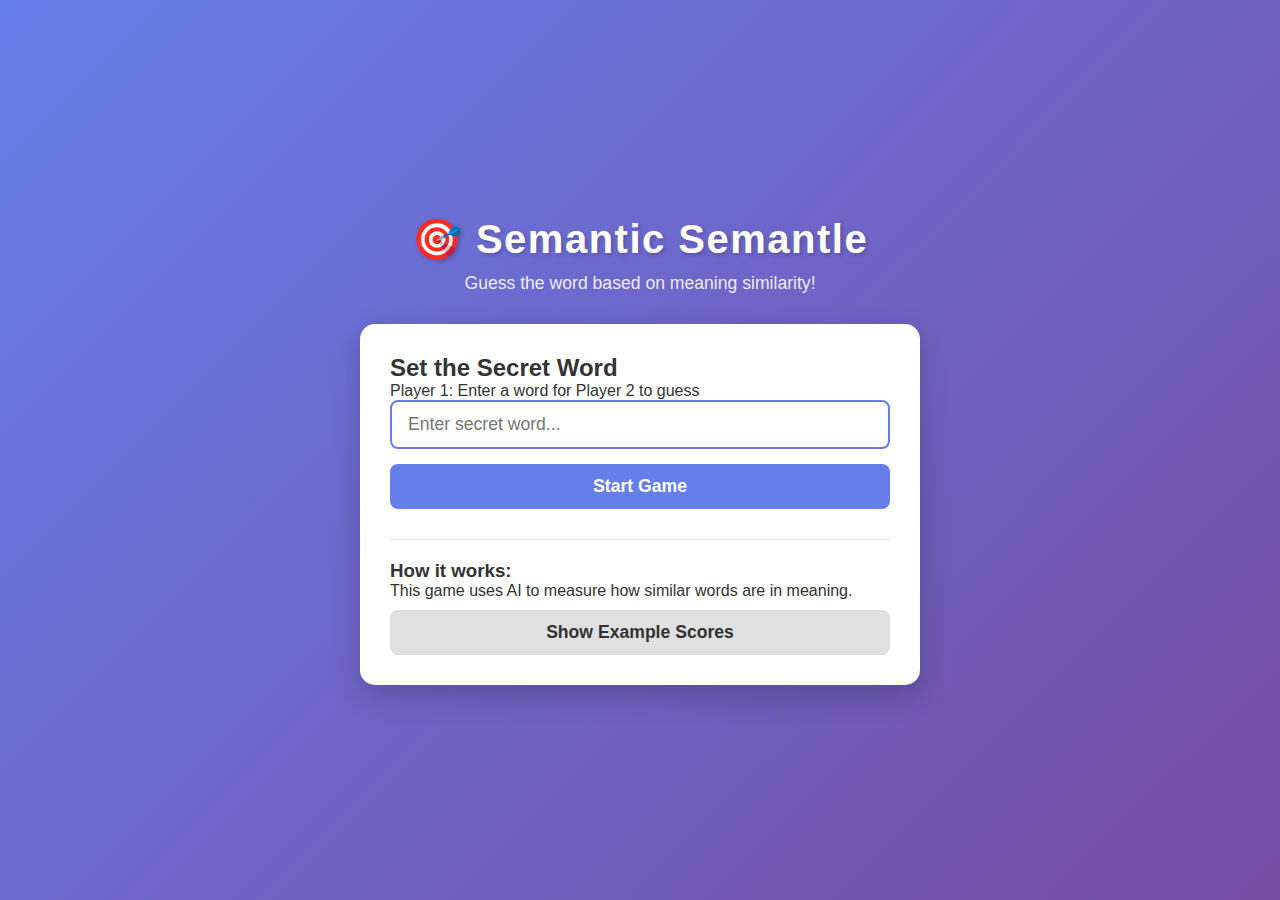
<file: templates/index.html>
<!DOCTYPE html>
<html lang="en">
<head>
    <meta charset="UTF-8">
    <meta name="viewport" content="width=device-width, initial-scale=1.0">
    <title>Semantic Semantle</title>
    <link rel="stylesheet" href="/static/style.css">
</head>
<body>
    <div class="container">
        <h1>🎯 Semantic Semantle</h1>
        <p class="subtitle">Guess the word based on meaning similarity!</p>
        
        <div id="setup-phase" class="game-phase">
            <div class="card">
                <h2>Set the Secret Word</h2>
                <p>Player 1: Enter a word for Player 2 to guess</p>
                <input type="text" id="secret-word" placeholder="Enter secret word..." autofocus>
                <button onclick="setWord()">Start Game</button>
                
                <div class="examples-section">
                    <h3>How it works:</h3>
                    <p>This game uses AI to measure how similar words are in meaning.</p>
                    <button onclick="showExamples()" class="secondary-btn">Show Example Scores</button>
                    <div id="examples" class="hidden"></div>
                </div>
            </div>
        </div>
        
        <div id="game-phase" class="game-phase hidden">
            <div class="card">
                <h2>Make Your Guess</h2>
                <p>Player 2: Try to guess the secret word!</p>
                <div class="guess-input-container">
                    <input type="text" id="guess-input" placeholder="Enter your guess..." autofocus>
                    <button onclick="makeGuess()">Guess</button>
                </div>
                
                <div id="current-result" class="result-display hidden">
                    <div class="score-circle">
                        <span id="score-value">0</span>
                    </div>
                    <div class="feedback-text">
                        <p id="feedback-message"></p>
                        <p class="guess-word">Your guess: <span id="guess-word"></span></p>
                    </div>
                </div>
                
                <div class="stats">
                    <p>Guesses: <span id="guess-count">0</span></p>
                    <p>Best Score: <span id="best-score">0</span>/100</p>
                </div>
                
                <div id="guess-history" class="history">
                    <h3>Guess History</h3>
                    <div id="history-list"></div>
                </div>
            </div>
        </div>
        
        <div id="victory-phase" class="game-phase hidden">
            <div class="card victory-card">
                <h2>🎉 Victory!</h2>
                <p>You found the word "<span id="final-word"></span>" in <span id="final-guesses"></span> guesses!</p>
                <button onclick="resetGame()">Play Again</button>
            </div>
        </div>
    </div>
    
    <script src="/static/script.js"></script>
</body>
</html>
</file>
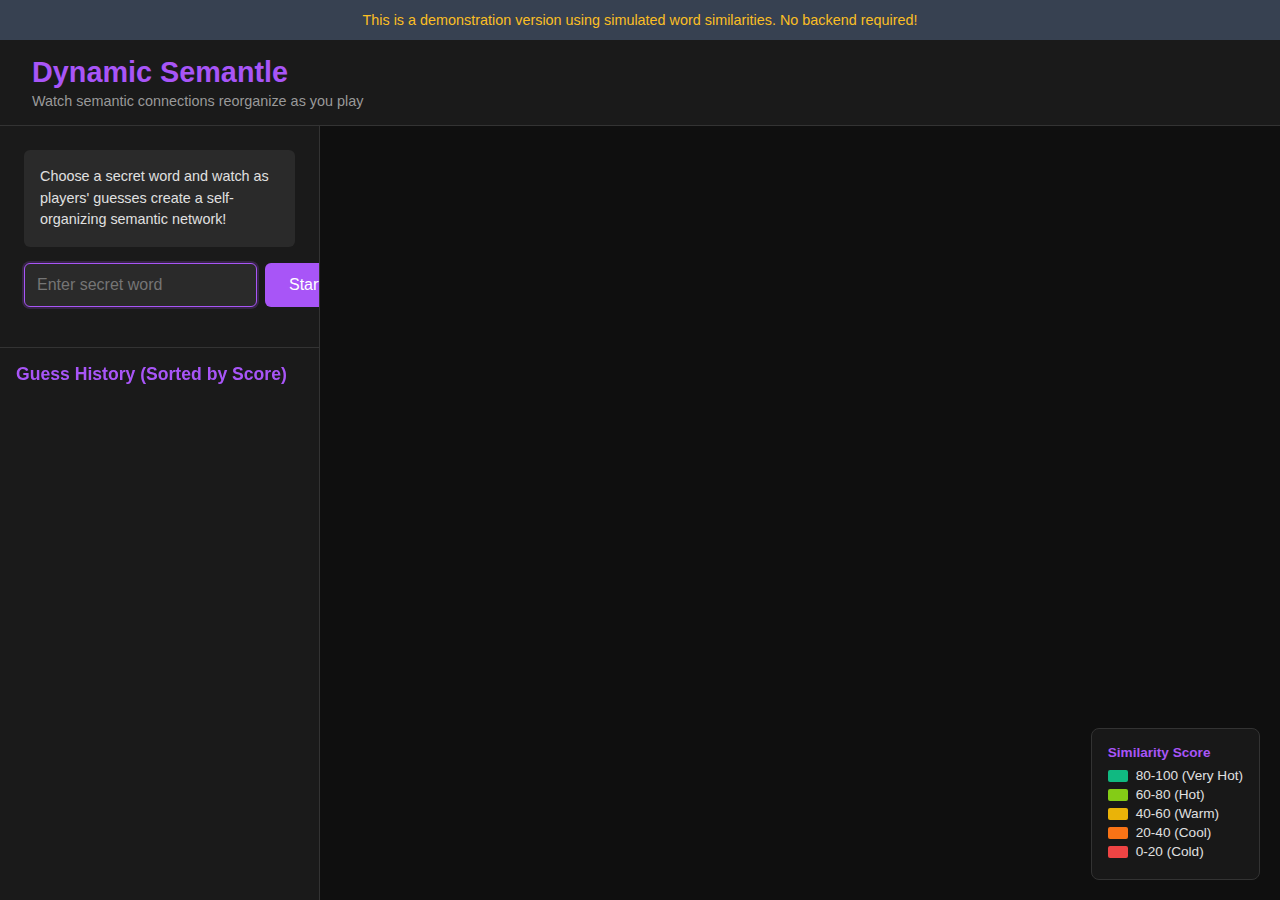
<file: dynamic_semantle_standalone.html>
<!DOCTYPE html>
<html lang="en">
<head>
    <meta charset="UTF-8">
    <meta name="viewport" content="width=device-width, initial-scale=1.0">
    <title>Dynamic Semantle - Standalone</title>
    <script src="https://d3js.org/d3.v7.min.js"></script>
    <style>
        * {
            box-sizing: border-box;
            margin: 0;
            padding: 0;
        }

        body {
            font-family: -apple-system, BlinkMacSystemFont, 'Segoe UI', 'Roboto', 'Oxygen', 'Ubuntu', 'Cantarell', 'Fira Sans', 'Droid Sans', 'Helvetica Neue', sans-serif;
            background: #0a0a0a;
            color: #e0e0e0;
            min-height: 100vh;
            display: flex;
            flex-direction: column;
        }

        .header {
            background: #1a1a1a;
            padding: 1rem 2rem;
            border-bottom: 1px solid #333;
            display: flex;
            align-items: center;
            justify-content: space-between;
            flex-wrap: wrap;
            gap: 1rem;
        }

        h1 {
            font-size: 1.8rem;
            color: #a855f7;
            font-weight: 600;
        }

        .subtitle {
            font-size: 0.9rem;
            color: #999;
            margin-top: 0.25rem;
        }

        .main-container {
            display: flex;
            flex: 1;
            overflow: hidden;
        }

        .sidebar {
            width: 320px;
            background: #1a1a1a;
            border-right: 1px solid #333;
            display: flex;
            flex-direction: column;
            overflow: hidden;
        }

        .controls {
            padding: 1.5rem;
            border-bottom: 1px solid #333;
        }

        .input-group {
            display: flex;
            gap: 0.5rem;
            margin-bottom: 1rem;
        }

        input[type="text"] {
            flex: 1;
            padding: 0.75rem;
            background: #2a2a2a;
            border: 1px solid #444;
            color: #e0e0e0;
            border-radius: 0.375rem;
            font-size: 1rem;
        }

        input[type="text"]:focus {
            outline: none;
            border-color: #a855f7;
            box-shadow: 0 0 0 2px rgba(168, 85, 247, 0.2);
        }

        button {
            padding: 0.75rem 1.5rem;
            background: #a855f7;
            color: white;
            border: none;
            border-radius: 0.375rem;
            font-size: 1rem;
            cursor: pointer;
            transition: all 0.2s;
            white-space: nowrap;
        }

        button:hover {
            background: #9333ea;
            transform: translateY(-1px);
        }

        button:active {
            transform: translateY(0);
        }

        button:disabled {
            background: #4a4a4a;
            cursor: not-allowed;
            transform: none;
        }

        .small-button {
            padding: 0.5rem 1rem;
            font-size: 0.9rem;
            background: #374151;
        }

        .small-button:hover {
            background: #4b5563;
        }

        .info-box {
            background: #2a2a2a;
            padding: 1rem;
            border-radius: 0.375rem;
            margin-bottom: 1rem;
            font-size: 0.9rem;
            line-height: 1.5;
        }

        .guess-count {
            text-align: center;
            color: #999;
            font-size: 0.9rem;
            margin-top: 0.5rem;
        }

        .history {
            flex: 1;
            overflow-y: auto;
            padding: 1rem;
        }

        .history h3 {
            font-size: 1.1rem;
            margin-bottom: 1rem;
            color: #a855f7;
        }

        .guess-item {
            padding: 0.75rem;
            margin-bottom: 0.5rem;
            background: #2a2a2a;
            border-radius: 0.375rem;
            display: flex;
            justify-content: space-between;
            align-items: center;
            transition: all 0.3s;
        }

        .guess-item.new {
            animation: slideIn 0.5s ease-out;
        }

        @keyframes slideIn {
            from {
                opacity: 0;
                transform: translateX(-20px);
            }
            to {
                opacity: 1;
                transform: translateX(0);
            }
        }

        .guess-word {
            font-weight: 500;
        }

        .guess-score {
            font-weight: 600;
            font-size: 1.1rem;
        }

        .graph-container {
            flex: 1;
            position: relative;
            background: #0f0f0f;
        }

        #graph {
            width: 100%;
            height: 100%;
        }

        .node {
            cursor: pointer;
            transition: all 0.3s;
        }

        .node:hover {
            filter: brightness(1.2);
        }

        .node-label {
            font-size: 14px;
            font-weight: 500;
            pointer-events: none;
            user-select: none;
            fill: white;
            text-anchor: middle;
            dominant-baseline: central;
        }

        .link {
            fill: none;
            pointer-events: none;
        }

        .success-message {
            position: fixed;
            top: 50%;
            left: 50%;
            transform: translate(-50%, -50%);
            background: #1a1a1a;
            padding: 3rem;
            border-radius: 1rem;
            box-shadow: 0 20px 60px rgba(0, 0, 0, 0.8);
            text-align: center;
            z-index: 1000;
            border: 2px solid #a855f7;
        }

        .success-message h2 {
            color: #a855f7;
            font-size: 2.5rem;
            margin-bottom: 1rem;
        }

        .success-message .word {
            font-size: 2rem;
            color: #10b981;
            margin-bottom: 1rem;
        }

        .success-message .stats {
            font-size: 1.2rem;
            color: #999;
            margin-bottom: 1.5rem;
        }

        .tooltip {
            position: absolute;
            background: #1a1a1a;
            padding: 0.5rem 0.75rem;
            border-radius: 0.375rem;
            font-size: 0.9rem;
            pointer-events: none;
            opacity: 0;
            transition: opacity 0.2s;
            border: 1px solid #333;
            z-index: 1000;
        }

        .legend {
            position: absolute;
            bottom: 20px;
            right: 20px;
            background: rgba(26, 26, 26, 0.9);
            padding: 1rem;
            border-radius: 0.5rem;
            border: 1px solid #333;
            font-size: 0.85rem;
        }

        .legend h4 {
            color: #a855f7;
            margin-bottom: 0.5rem;
        }

        .legend-item {
            display: flex;
            align-items: center;
            gap: 0.5rem;
            margin-bottom: 0.25rem;
        }

        .legend-color {
            width: 20px;
            height: 12px;
            border-radius: 2px;
        }

        .notice {
            background: #374151;
            color: #fbbf24;
            padding: 0.75rem;
            text-align: center;
            font-size: 0.9rem;
        }

        @media (max-width: 768px) {
            .main-container {
                flex-direction: column;
            }
            
            .sidebar {
                width: 100%;
                max-height: 40vh;
                border-right: none;
                border-bottom: 1px solid #333;
            }
            
            .header {
                padding: 1rem;
            }
            
            h1 {
                font-size: 1.4rem;
            }
        }
    </style>
</head>
<body>
    <div class="notice">
        This is a demonstration version using simulated word similarities. No backend required!
    </div>
    
    <div class="header">
        <div>
            <h1>Dynamic Semantle</h1>
            <div class="subtitle">Watch semantic connections reorganize as you play</div>
        </div>
    </div>
    
    <div class="main-container">
        <div class="sidebar">
            <div class="controls">
                <div id="setup-phase">
                    <div class="info-box">
                        Choose a secret word and watch as players' guesses create a self-organizing semantic network!
                    </div>
                    <div class="input-group">
                        <input type="text" id="secret-word" placeholder="Enter secret word" autofocus>
                        <button id="set-word-btn" onclick="setWord()">Start Game</button>
                    </div>
                </div>
                
                <div id="game-phase" style="display: none;">
                    <div class="input-group">
                        <input type="text" id="guess-input" placeholder="Enter your guess">
                        <button id="guess-btn" onclick="makeGuess()">Guess</button>
                    </div>
                    <div class="guess-count">Guesses: <span id="guess-count">0</span></div>
                    <button class="small-button" onclick="autoPlay()" style="width: 100%; margin-top: 1rem;">Auto Play Demo</button>
                </div>
            </div>
            
            <div class="history">
                <h3>Guess History (Sorted by Score)</h3>
                <div id="guess-history"></div>
            </div>
        </div>
        
        <div class="graph-container">
            <svg id="graph"></svg>
            <div class="legend">
                <h4>Similarity Score</h4>
                <div class="legend-item">
                    <div class="legend-color" style="background: #10b981;"></div>
                    <span>80-100 (Very Hot)</span>
                </div>
                <div class="legend-item">
                    <div class="legend-color" style="background: #84cc16;"></div>
                    <span>60-80 (Hot)</span>
                </div>
                <div class="legend-item">
                    <div class="legend-color" style="background: #eab308;"></div>
                    <span>40-60 (Warm)</span>
                </div>
                <div class="legend-item">
                    <div class="legend-color" style="background: #f97316;"></div>
                    <span>20-40 (Cool)</span>
                </div>
                <div class="legend-item">
                    <div class="legend-color" style="background: #ef4444;"></div>
                    <span>0-20 (Cold)</span>
                </div>
            </div>
            <div class="tooltip" id="tooltip"></div>
        </div>
    </div>

    <script>
        // Game state
        let secretWord = '';
        let guesses = [];
        let guessCount = 0;
        let graphData = { nodes: [], links: [] };
        let simulation = null;
        let svg = null;
        let g = null;

        // Simulated word embeddings for demo
        const wordVectors = {
            // Water-related
            'ocean': [0.9, 0.8, 0.1, 0.2, 0.7],
            'sea': [0.85, 0.75, 0.15, 0.25, 0.65],
            'water': [0.8, 0.7, 0.2, 0.3, 0.6],
            'wave': [0.75, 0.65, 0.25, 0.35, 0.55],
            'beach': [0.7, 0.6, 0.3, 0.4, 0.5],
            'sand': [0.65, 0.55, 0.35, 0.45, 0.45],
            'shore': [0.72, 0.62, 0.28, 0.38, 0.52],
            'tide': [0.78, 0.68, 0.22, 0.32, 0.58],
            'fish': [0.6, 0.5, 0.4, 0.5, 0.4],
            'whale': [0.82, 0.72, 0.18, 0.28, 0.62],
            'dolphin': [0.79, 0.69, 0.21, 0.31, 0.59],
            'coral': [0.68, 0.58, 0.32, 0.42, 0.48],
            'blue': [0.5, 0.4, 0.5, 0.6, 0.3],
            'deep': [0.7, 0.6, 0.3, 0.4, 0.8],
            
            // Animals
            'cat': [0.1, 0.2, 0.9, 0.8, 0.1],
            'dog': [0.15, 0.25, 0.85, 0.75, 0.15],
            'kitten': [0.08, 0.18, 0.92, 0.82, 0.08],
            'puppy': [0.13, 0.23, 0.87, 0.77, 0.13],
            'pet': [0.2, 0.3, 0.8, 0.7, 0.2],
            'animal': [0.3, 0.4, 0.7, 0.6, 0.3],
            'fur': [0.25, 0.35, 0.75, 0.65, 0.25],
            'paw': [0.18, 0.28, 0.82, 0.72, 0.18],
            
            // Technology
            'computer': [0.1, 0.9, 0.1, 0.8, 0.2],
            'laptop': [0.08, 0.92, 0.08, 0.82, 0.18],
            'phone': [0.12, 0.88, 0.12, 0.78, 0.22],
            'screen': [0.15, 0.85, 0.15, 0.75, 0.25],
            'keyboard': [0.09, 0.91, 0.09, 0.81, 0.19],
            'mouse': [0.11, 0.89, 0.11, 0.79, 0.21],
            'code': [0.05, 0.95, 0.05, 0.85, 0.15],
            'software': [0.07, 0.93, 0.07, 0.83, 0.17],
            
            // Food
            'apple': [0.8, 0.1, 0.2, 0.1, 0.9],
            'orange': [0.75, 0.15, 0.25, 0.15, 0.85],
            'fruit': [0.7, 0.2, 0.3, 0.2, 0.8],
            'banana': [0.78, 0.12, 0.22, 0.12, 0.88],
            'food': [0.6, 0.3, 0.4, 0.3, 0.7],
            'eat': [0.65, 0.25, 0.35, 0.25, 0.75],
            'sweet': [0.72, 0.18, 0.28, 0.18, 0.82],
            
            // Colors
            'red': [0.5, 0.5, 0.5, 0.9, 0.1],
            'green': [0.4, 0.6, 0.4, 0.8, 0.2],
            'yellow': [0.45, 0.55, 0.45, 0.85, 0.15],
            'purple': [0.55, 0.45, 0.55, 0.95, 0.05],
            'color': [0.5, 0.5, 0.5, 0.87, 0.13]
        };

        // Calculate cosine similarity between two words
        function calculateSimilarity(word1, word2) {
            if (word1 === word2) return 100;
            
            const vec1 = wordVectors[word1.toLowerCase()];
            const vec2 = wordVectors[word2.toLowerCase()];
            
            if (!vec1 || !vec2) {
                // Random similarity for unknown words
                return Math.random() * 30 + 10;
            }
            
            // Cosine similarity
            let dotProduct = 0;
            let norm1 = 0;
            let norm2 = 0;
            
            for (let i = 0; i < vec1.length; i++) {
                dotProduct += vec1[i] * vec2[i];
                norm1 += vec1[i] * vec1[i];
                norm2 += vec2[i] * vec2[i];
            }
            
            const cosineSim = dotProduct / (Math.sqrt(norm1) * Math.sqrt(norm2));
            return Math.max(0, Math.min(100, cosineSim * 100));
        }

        // Color scale for similarity scores
        function getColor(score) {
            const hue = (score / 100) * 120;
            const saturation = 70;
            const lightness = 50;
            return `hsl(${hue}, ${saturation}%, ${lightness}%)`;
        }

        // Get node radius based on score
        function getNodeRadius(score, isTarget = false) {
            if (isTarget) return 25;
            return 8 + (score / 100) * 12;
        }

        // Initialize the graph
        function initializeGraph() {
            const container = document.querySelector('.graph-container');
            const width = container.clientWidth;
            const height = container.clientHeight;

            svg = d3.select('#graph')
                .attr('width', width)
                .attr('height', height);

            // Add zoom behavior
            const zoom = d3.zoom()
                .scaleExtent([0.1, 4])
                .on('zoom', (event) => {
                    g.attr('transform', event.transform);
                });

            svg.call(zoom);

            // Create main group
            g = svg.append('g');


            // Initialize force simulation
            simulation = d3.forceSimulation()
                .force('link', d3.forceLink().id(d => d.id).distance(d => (100 - d.value) * 2))
                .force('charge', d3.forceManyBody().strength(-300))
                .force('center', d3.forceCenter(width / 2, height / 2))
                .force('collision', d3.forceCollide().radius(d => getNodeRadius(d.score) + 10));
        }

        // Calculate graph data with hub-and-spoke topology
        function calculateGraphData() {
            const nodes = [];
            const links = [];
            
            // Add secret node
            nodes.push({
                id: secretWord,
                label: '?',
                score: 100,
                isTarget: true
            });
            
            // Add guess nodes
            guesses.forEach(guess => {
                nodes.push({
                    id: guess.word,
                    label: guess.word,
                    score: guess.score,
                    isTarget: false,
                    isNew: guess.isNew
                });
            });
            
            // Create hub-and-spoke connections
            nodes.forEach(node => {
                if (node.isTarget) return;
                
                let bestTarget = null;
                let bestSimilarity = -1;
                
                // Find most similar node
                nodes.forEach(otherNode => {
                    if (node.id === otherNode.id) return;
                    
                    const similarity = calculateSimilarity(node.id, otherNode.id);
                    if (similarity > bestSimilarity) {
                        bestSimilarity = similarity;
                        bestTarget = otherNode.id;
                    }
                });
                
                if (bestTarget) {
                    links.push({
                        source: node.id,
                        target: bestTarget,
                        value: bestSimilarity
                    });
                }
            });
            
            return { nodes, links };
        }

        // Update the graph
        function updateGraph() {
            graphData = calculateGraphData();

            // Clear existing elements
            g.selectAll('.link').remove();
            g.selectAll('.node-group').remove();

            // Create links
            const link = g.selectAll('.link')
                .data(graphData.links)
                .enter().append('line')
                .attr('class', 'link')
                .attr('stroke', d => getColor(d.value))
                .attr('stroke-width', d => Math.pow(d.value / 100, 2) * 4 + 1)
                .attr('stroke-opacity', d => 0.6 + (d.value / 100) * 0.2);

            // Create node groups
            const nodeGroup = g.selectAll('.node-group')
                .data(graphData.nodes)
                .enter().append('g')
                .attr('class', 'node-group');

            // Add circles
            const node = nodeGroup.append('circle')
                .attr('class', 'node')
                .attr('r', d => getNodeRadius(d.score, d.isTarget))
                .attr('fill', d => d.isTarget ? '#a855f7' : getColor(d.score))
                .attr('stroke', d => d.isTarget ? '#a855f7' : getColor(d.score))
                .attr('stroke-width', d => d.isNew ? 3 : 1.5)
                .attr('stroke-opacity', d => d.isNew ? 1 : 0.8);

            // Add labels
            nodeGroup.append('text')
                .attr('class', 'node-label')
                .text(d => d.label);

            // Add drag behavior
            nodeGroup.call(d3.drag()
                .on('start', dragStarted)
                .on('drag', dragged)
                .on('end', dragEnded));

            // Add hover effects
            nodeGroup
                .on('mouseenter', function(event, d) {
                    d3.select(this).select('circle')
                        .attr('stroke-width', 3);

                    const tooltip = document.getElementById('tooltip');
                    tooltip.style.opacity = 1;
                    tooltip.style.left = `${event.pageX + 10}px`;
                    tooltip.style.top = `${event.pageY - 10}px`;
                    tooltip.innerHTML = `
                        <strong>${d.label}</strong><br>
                        Similarity: ${d.score.toFixed(1)}%
                    `;
                })
                .on('mouseleave', function(event, d) {
                    d3.select(this).select('circle')
                        .attr('stroke-width', d.isNew ? 3 : 1.5);

                    document.getElementById('tooltip').style.opacity = 0;
                });

            // Update simulation
            simulation.nodes(graphData.nodes);
            simulation.force('link').links(graphData.links);
            simulation.alpha(0.6).restart();

            // Update positions on tick
            simulation.on('tick', () => {
                link
                    .attr('x1', d => d.source.x)
                    .attr('y1', d => d.source.y)
                    .attr('x2', d => d.target.x)
                    .attr('y2', d => d.target.y);

                nodeGroup
                    .attr('transform', d => `translate(${d.x},${d.y})`);
            });

            // Remove new highlight after animation
            setTimeout(() => {
                node.attr('stroke-width', 1.5);
                guesses.forEach(g => g.isNew = false);
            }, 3000);
        }

        // Drag functions
        function dragStarted(event, d) {
            if (!event.active) simulation.alphaTarget(0.3).restart();
            d.fx = d.x;
            d.fy = d.y;
        }

        function dragged(event, d) {
            d.fx = event.x;
            d.fy = event.y;
        }

        function dragEnded(event, d) {
            if (!event.active) simulation.alphaTarget(0);
            d.fx = null;
            d.fy = null;
        }

        // Set secret word
        function setWord() {
            const input = document.getElementById('secret-word');
            secretWord = input.value.trim().toLowerCase();
            
            if (!secretWord) {
                alert('Please enter a word');
                return;
            }

            // Reset game
            guesses = [];
            guessCount = 0;
            
            // Switch to game phase
            document.getElementById('setup-phase').style.display = 'none';
            document.getElementById('game-phase').style.display = 'block';
            document.getElementById('guess-input').focus();
            document.getElementById('guess-count').textContent = '0';
            document.getElementById('guess-history').innerHTML = '';
            
            // Initialize graph
            updateGraph();
        }

        // Make a guess
        function makeGuess() {
            const input = document.getElementById('guess-input');
            const guess = input.value.trim().toLowerCase();
            
            if (!guess) return;
            
            // Check if already guessed
            if (guesses.some(g => g.word === guess)) {
                alert('Already guessed!');
                return;
            }
            
            // Calculate similarity
            const score = calculateSimilarity(guess, secretWord);
            
            // Add to guesses
            guesses.push({
                word: guess,
                score: score,
                isNew: true
            });
            
            guessCount++;
            
            // Clear input
            input.value = '';
            
            // Update UI
            document.getElementById('guess-count').textContent = guessCount;
            updateHistory();
            updateGraph();
            
            // Check if won
            if (guess === secretWord) {
                setTimeout(() => showSuccess(), 500);
            }
        }

        // Update guess history
        function updateHistory() {
            const history = document.getElementById('guess-history');
            history.innerHTML = '';
            
            // Sort by score
            const sortedGuesses = [...guesses].sort((a, b) => b.score - a.score);
            
            sortedGuesses.forEach(guess => {
                const item = document.createElement('div');
                item.className = 'guess-item';
                if (guess.isNew) {
                    item.className += ' new';
                }
                
                item.innerHTML = `
                    <span class="guess-word">${guess.word}</span>
                    <span class="guess-score" style="color: ${getColor(guess.score)}">${guess.score.toFixed(1)}%</span>
                `;
                
                history.appendChild(item);
            });
        }

        // Show success message
        function showSuccess() {
            const successHtml = `
                <div class="success-message">
                    <h2>🎉 Congratulations!</h2>
                    <div class="word">${secretWord}</div>
                    <div class="stats">Found in ${guessCount} ${guessCount === 1 ? 'guess' : 'guesses'}</div>
                    <button onclick="location.reload()">Play Again</button>
                </div>
            `;
            
            document.body.insertAdjacentHTML('beforeend', successHtml);
        }

        // Auto play demo
        async function autoPlay() {
            const demoWords = ['water', 'sea', 'fish', 'blue', 'deep', 'whale', 'sand', 'wave'];
            
            for (const word of demoWords) {
                if (guesses.some(g => g.word === word)) continue;
                
                document.getElementById('guess-input').value = word;
                makeGuess();
                await new Promise(resolve => setTimeout(resolve, 1500));
            }
        }

        // Initialize on load
        document.addEventListener('DOMContentLoaded', () => {
            initializeGraph();
            
            // Handle enter key
            document.getElementById('secret-word').addEventListener('keypress', (e) => {
                if (e.key === 'Enter') setWord();
            });
            
            document.getElementById('guess-input').addEventListener('keypress', (e) => {
                if (e.key === 'Enter') makeGuess();
            });
            
            // Handle window resize
            window.addEventListener('resize', () => {
                const container = document.querySelector('.graph-container');
                const width = container.clientWidth;
                const height = container.clientHeight;
                
                svg.attr('width', width).attr('height', height);
                simulation.force('center', d3.forceCenter(width / 2, height / 2));
                simulation.alpha(0.3).restart();
            });
        });
    </script>
</body>
</html>
</file>
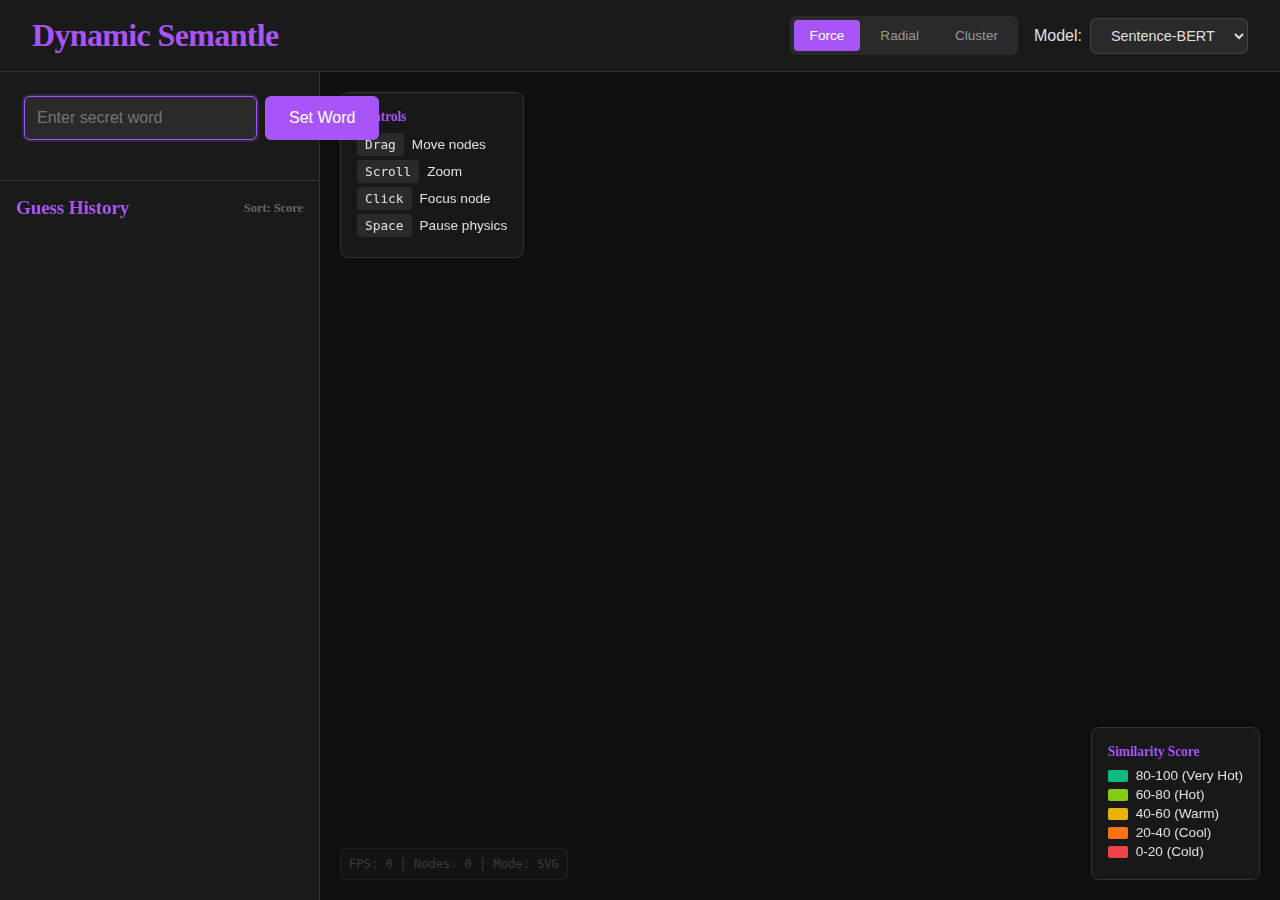
<file: enhanced_dynamic_semantle.html>
<!DOCTYPE html>
<html lang="en">
<head>
    <meta charset="UTF-8">
    <meta name="viewport" content="width=device-width, initial-scale=1.0">
    <title>Dynamic Semantle - Enhanced D3 Visualization</title>
    <script src="https://d3js.org/d3.v7.min.js"></script>
    <style>
        * {
            box-sizing: border-box;
            margin: 0;
            padding: 0;
        }

        @import url('https://fonts.googleapis.com/css2?family=Playfair+Display:wght@400;600;700&family=Inter:wght@300;400;500;600&display=swap');
        
        body {
            font-family: 'Inter', -apple-system, BlinkMacSystemFont, 'Segoe UI', 'Roboto', 'Oxygen', 'Ubuntu', 'Cantarell', 'Fira Sans', 'Droid Sans', 'Helvetica Neue', sans-serif;
            background: #0a0a0a;
            color: #e0e0e0;
            min-height: 100vh;
            display: flex;
            flex-direction: column;
            overflow: hidden;
        }

        /* Header */
        .header {
            background: #1a1a1a;
            padding: 1rem 2rem;
            border-bottom: 1px solid #333;
            display: flex;
            align-items: center;
            justify-content: space-between;
            flex-wrap: wrap;
            gap: 1rem;
            z-index: 100;
        }

        .header h1 {
            font-family: 'Playfair Display', serif;
            font-size: 2rem;
            color: #a855f7;
            font-weight: 600;
            margin: 0;
            letter-spacing: -0.02em;
        }

        .header-controls {
            display: flex;
            gap: 1rem;
            align-items: center;
        }

        .model-selector {
            display: flex;
            align-items: center;
            gap: 0.5rem;
        }

        .model-selector select {
            background: #2a2a2a;
            color: #e0e0e0;
            border: 1px solid #444;
            padding: 0.5rem 1rem;
            border-radius: 0.375rem;
            font-size: 0.9rem;
            cursor: pointer;
        }

        .visualization-mode {
            display: flex;
            gap: 0.25rem;
            background: #2a2a2a;
            padding: 0.25rem;
            border-radius: 0.375rem;
        }

        .mode-btn {
            padding: 0.5rem 1rem;
            background: transparent;
            color: #999;
            border: none;
            border-radius: 0.25rem;
            cursor: pointer;
            transition: all 0.2s;
            font-size: 0.85rem;
        }

        .mode-btn.active {
            background: #a855f7;
            color: white;
        }

        .mode-btn:hover:not(.active) {
            background: #3a3a3a;
            color: #e0e0e0;
        }

        /* Main Layout */
        .main-container {
            display: flex;
            flex: 1;
            overflow: hidden;
            position: relative;
        }

        /* Sidebar */
        .sidebar {
            width: 320px;
            background: #1a1a1a;
            border-right: 1px solid #333;
            display: flex;
            flex-direction: column;
            z-index: 10;
            transition: transform 0.3s;
        }

        .sidebar.collapsed {
            transform: translateX(-280px);
        }

        .sidebar-toggle {
            position: absolute;
            right: -20px;
            top: 20px;
            width: 20px;
            height: 40px;
            background: #1a1a1a;
            border: 1px solid #333;
            border-left: none;
            border-radius: 0 0.25rem 0.25rem 0;
            cursor: pointer;
            display: flex;
            align-items: center;
            justify-content: center;
            color: #999;
        }

        .controls {
            padding: 1.5rem;
            border-bottom: 1px solid #333;
        }

        .input-group {
            display: flex;
            gap: 0.5rem;
            margin-bottom: 1rem;
        }

        input[type="text"] {
            flex: 1;
            padding: 0.75rem;
            background: #2a2a2a;
            border: 1px solid #444;
            color: #e0e0e0;
            border-radius: 0.375rem;
            font-size: 1rem;
        }

        input[type="text"]:focus {
            outline: none;
            border-color: #a855f7;
            box-shadow: 0 0 0 2px rgba(168, 85, 247, 0.2);
        }

        button {
            padding: 0.75rem 1.5rem;
            background: #a855f7;
            color: white;
            border: none;
            border-radius: 0.375rem;
            font-size: 1rem;
            cursor: pointer;
            transition: all 0.2s;
            white-space: nowrap;
        }

        button:hover:not(:disabled) {
            background: #9333ea;
            transform: translateY(-1px);
        }

        button:active:not(:disabled) {
            transform: translateY(0);
        }

        button:disabled {
            background: #4a4a4a;
            cursor: not-allowed;
        }

        .secondary-button {
            background: #374151;
            width: 100%;
            margin-top: 0.5rem;
        }

        .secondary-button:hover:not(:disabled) {
            background: #4b5563;
        }

        .status {
            text-align: center;
            padding: 0.5rem;
            font-size: 0.9rem;
            color: #999;
        }

        /* History Panel */
        .history {
            flex: 1;
            overflow-y: auto;
            padding: 1rem;
        }

        .history h3 {
            font-family: 'Playfair Display', serif;
            font-size: 1.2rem;
            font-weight: 600;
            margin-bottom: 1rem;
            color: #a855f7;
            display: flex;
            justify-content: space-between;
            align-items: center;
            letter-spacing: -0.01em;
        }

        .history-sort {
            font-size: 0.8rem;
            color: #666;
            cursor: pointer;
        }

        .history-sort:hover {
            color: #999;
        }

        .guess-item {
            padding: 0.75rem;
            margin-bottom: 0.5rem;
            background: #2a2a2a;
            border-radius: 0.375rem;
            display: flex;
            justify-content: space-between;
            align-items: center;
            transition: all 0.3s;
            cursor: pointer;
        }

        .guess-item:hover {
            background: #3a3a3a;
            transform: translateX(5px);
        }

        .guess-item.new {
            animation: slideIn 0.5s ease-out;
            border: 1px solid #a855f7;
        }

        .guess-item.highlighted {
            background: #3a3a3a;
            border: 1px solid #a855f7;
        }

        @keyframes slideIn {
            from {
                opacity: 0;
                transform: translateX(-20px);
            }
            to {
                opacity: 1;
                transform: translateX(0);
            }
        }

        .guess-word {
            font-family: 'Inter', sans-serif;
            font-weight: 400;
            letter-spacing: 0.01em;
        }

        .guess-score {
            font-family: 'Inter', sans-serif;
            font-weight: 600;
            font-size: 1.1rem;
            font-variant-numeric: tabular-nums;
        }

        /* Graph Container */
        .graph-container {
            flex: 1;
            position: relative;
            background: #0f0f0f;
            overflow: hidden;
        }

        #graph {
            width: 100%;
            height: 100%;
        }

        .heatmap {
            position: absolute;
            top: 0;
            left: 0;
            z-index: 0;
            opacity: 0.3;
        }

        /* Graph Styles */
        .node {
            cursor: pointer;
            transition: all 0.3s;
        }

        .node:hover {
            filter: brightness(1.2);
        }

        .node-label {
            font-family: 'Inter', sans-serif;
            font-size: 14px;
            font-weight: 400;
            pointer-events: none;
            user-select: none;
            fill: #e0e0e0;
            text-anchor: start;
            dominant-baseline: central;
            letter-spacing: 0.02em;
        }

        .node-label.target-label {
            text-anchor: middle;
            font-size: 18px;
            font-weight: 600;
            fill: white;
        }

        .node-sublabel {
            font-family: 'Inter', sans-serif;
            font-size: 11px;
            font-weight: 300;
            fill: #999;
            text-anchor: start;
            dominant-baseline: hanging;
            opacity: 0;
            transition: opacity 0.3s;
        }

        .link {
            fill: none;
            pointer-events: none;
        }

        .trail {
            fill: none;
            pointer-events: none;
        }

        .halo {
            pointer-events: none;
            mix-blend-mode: screen;
        }

        .preview-node {
            pointer-events: none;
        }

        .preview-link {
            stroke-dasharray: 5,5;
            animation: dash 20s linear infinite;
        }

        @keyframes dash {
            to {
                stroke-dashoffset: -1000;
            }
        }

        /* Tooltip */
        .tooltip {
            position: absolute;
            background: #1a1a1a;
            padding: 0.75rem;
            border-radius: 0.375rem;
            font-size: 0.9rem;
            pointer-events: none;
            opacity: 0;
            transition: opacity 0.2s;
            border: 1px solid #333;
            z-index: 1000;
            max-width: 200px;
        }

        .tooltip-title {
            font-weight: 600;
            margin-bottom: 0.25rem;
            color: #a855f7;
        }

        .tooltip-score {
            font-size: 1.1rem;
            font-weight: 600;
            margin-bottom: 0.25rem;
        }

        .tooltip-path {
            font-size: 0.8rem;
            color: #999;
            margin-top: 0.5rem;
        }

        /* Legend */
        .legend {
            position: absolute;
            bottom: 20px;
            right: 20px;
            background: rgba(26, 26, 26, 0.9);
            padding: 1rem;
            border-radius: 0.5rem;
            border: 1px solid #333;
            font-size: 0.85rem;
            backdrop-filter: blur(10px);
        }

        .legend h4 {
            font-family: 'Playfair Display', serif;
            color: #a855f7;
            margin-bottom: 0.5rem;
            font-weight: 600;
            letter-spacing: -0.01em;
        }

        .legend-item {
            display: flex;
            align-items: center;
            gap: 0.5rem;
            margin-bottom: 0.25rem;
        }

        .legend-color {
            width: 20px;
            height: 12px;
            border-radius: 2px;
        }

        /* Controls Overlay */
        .controls-overlay {
            position: absolute;
            top: 20px;
            left: 20px;
            background: rgba(26, 26, 26, 0.9);
            padding: 1rem;
            border-radius: 0.5rem;
            border: 1px solid #333;
            font-size: 0.85rem;
            backdrop-filter: blur(10px);
        }

        .controls-overlay h4 {
            font-family: 'Playfair Display', serif;
            color: #a855f7;
            margin-bottom: 0.5rem;
            font-weight: 600;
            letter-spacing: -0.01em;
        }

        .control-item {
            margin-bottom: 0.25rem;
            display: flex;
            align-items: center;
            gap: 0.5rem;
        }

        .control-key {
            background: #2a2a2a;
            padding: 0.25rem 0.5rem;
            border-radius: 0.25rem;
            font-family: monospace;
            font-size: 0.8rem;
        }

        /* Success Modal */
        .success-modal {
            position: fixed;
            top: 0;
            left: 0;
            right: 0;
            bottom: 0;
            background: rgba(0, 0, 0, 0.8);
            display: flex;
            align-items: center;
            justify-content: center;
            z-index: 2000;
            backdrop-filter: blur(5px);
        }

        .success-content {
            background: #1a1a1a;
            padding: 3rem;
            border-radius: 1rem;
            text-align: center;
            border: 2px solid #a855f7;
            animation: scaleIn 0.3s ease-out;
            box-shadow: 0 20px 60px rgba(168, 85, 247, 0.3);
        }

        @keyframes scaleIn {
            from {
                transform: scale(0.8);
                opacity: 0;
            }
            to {
                transform: scale(1);
                opacity: 1;
            }
        }

        .success-content h2 {
            font-family: 'Playfair Display', serif;
            color: #a855f7;
            font-size: 2.5rem;
            font-weight: 700;
            margin-bottom: 1rem;
            letter-spacing: -0.02em;
        }

        .success-word {
            font-family: 'Inter', sans-serif;
            font-size: 2rem;
            color: #10b981;
            margin-bottom: 1rem;
            font-weight: 600;
            letter-spacing: -0.01em;
        }

        .success-stats {
            font-size: 1.2rem;
            color: #999;
            margin-bottom: 2rem;
        }

        /* Performance Monitor */
        .performance-monitor {
            position: absolute;
            bottom: 20px;
            left: 20px;
            background: rgba(26, 26, 26, 0.9);
            padding: 0.5rem;
            border-radius: 0.25rem;
            border: 1px solid #333;
            font-size: 0.75rem;
            font-family: monospace;
            color: #666;
            opacity: 0.5;
            transition: opacity 0.2s;
        }

        .performance-monitor:hover {
            opacity: 1;
        }

        /* Loading State */
        .loading {
            display: inline-block;
            margin-left: 0.5rem;
            color: #a855f7;
        }

        .loading::after {
            content: "...";
            animation: dots 1.5s steps(4, end) infinite;
        }

        @keyframes dots {
            0%, 20% { content: ""; }
            40% { content: "."; }
            60% { content: ".."; }
            80%, 100% { content: "..."; }
        }

        /* Error Message */
        .error {
            background: #991b1b;
            color: #fecaca;
            padding: 0.75rem;
            border-radius: 0.375rem;
            margin-top: 0.5rem;
            font-size: 0.9rem;
        }

        /* Responsive */
        @media (max-width: 768px) {
            .main-container {
                flex-direction: column;
            }
            
            .sidebar {
                width: 100%;
                max-height: 40vh;
                border-right: none;
                border-bottom: 1px solid #333;
            }
            
            .sidebar-toggle {
                display: none;
            }
            
            .controls-overlay,
            .legend {
                display: none;
            }
        }
    </style>
</head>
<body>
    <div class="header">
        <h1>Dynamic Semantle</h1>
        <div class="header-controls">
            <div class="visualization-mode">
                <button class="mode-btn active" data-mode="force">Force</button>
                <button class="mode-btn" data-mode="radial">Radial</button>
                <button class="mode-btn" data-mode="cluster">Cluster</button>
            </div>
            <div class="model-selector">
                <label for="model-select">Model:</label>
                <select id="model-select">
                    <option value="sentence-bert">Sentence-BERT</option>
                    <option value="conceptnet">ConceptNet</option>
                    <option value="word2vec">Word2Vec</option>
                    <option value="glove">GloVe</option>
                </select>
            </div>
        </div>
    </div>
    
    <div class="main-container">
        <div class="sidebar" id="sidebar">
            <div class="sidebar-toggle" onclick="game.toggleSidebar()">‹</div>
            <div class="controls">
                <div id="setup-phase">
                    <div class="input-group">
                        <input type="text" id="secret-word" placeholder="Enter secret word" autofocus>
                        <button onclick="game.setWord()">Set Word</button>
                    </div>
                </div>
                
                <div id="game-phase" style="display: none;">
                    <div class="input-group">
                        <input type="text" id="guess-input" placeholder="Enter your guess" autofocus>
                        <button onclick="game.makeGuess()">Guess</button>
                    </div>
                    <button class="secondary-button" onclick="game.getHint()">Get Hint</button>
                    <button class="secondary-button" onclick="game.toggleAutoPlay()">
                        <span id="autoplay-text">Auto Play</span>
                    </button>
                    <div class="status">
                        Guesses: <span id="guess-count">0</span>
                        <span id="loading" class="loading" style="display: none;"></span>
                    </div>
                    <div id="error-container"></div>
                </div>
            </div>
            
            <div class="history">
                <h3>
                    Guess History
                    <span class="history-sort" onclick="game.toggleHistorySort()">
                        Sort: <span id="sort-mode">Score</span>
                    </span>
                </h3>
                <div id="guess-history"></div>
            </div>
        </div>
        
        <div class="graph-container">
            <canvas class="heatmap" id="heatmap"></canvas>
            <svg id="graph"></svg>
            
            <div class="controls-overlay">
                <h4>Controls</h4>
                <div class="control-item">
                    <span class="control-key">Drag</span> Move nodes
                </div>
                <div class="control-item">
                    <span class="control-key">Scroll</span> Zoom
                </div>
                <div class="control-item">
                    <span class="control-key">Click</span> Focus node
                </div>
                <div class="control-item">
                    <span class="control-key">Space</span> Pause physics
                </div>
            </div>
            
            <div class="legend">
                <h4>Similarity Score</h4>
                <div class="legend-item">
                    <div class="legend-color" style="background: #10b981;"></div>
                    <span>80-100 (Very Hot)</span>
                </div>
                <div class="legend-item">
                    <div class="legend-color" style="background: #84cc16;"></div>
                    <span>60-80 (Hot)</span>
                </div>
                <div class="legend-item">
                    <div class="legend-color" style="background: #eab308;"></div>
                    <span>40-60 (Warm)</span>
                </div>
                <div class="legend-item">
                    <div class="legend-color" style="background: #f97316;"></div>
                    <span>20-40 (Cool)</span>
                </div>
                <div class="legend-item">
                    <div class="legend-color" style="background: #ef4444;"></div>
                    <span>0-20 (Cold)</span>
                </div>
            </div>
            
            <div class="performance-monitor" id="performance-monitor">
                FPS: <span id="fps">0</span> | 
                Nodes: <span id="node-count">0</span> | 
                Mode: <span id="render-mode">SVG</span>
            </div>
            
            <div class="tooltip" id="tooltip"></div>
        </div>
    </div>

    <script>
        // Enhanced Game Implementation
        const game = {
            // State
            currentModel: 'sentence-bert',
            visualizationMode: 'force',
            guessHistory: [],
            graphData: { nodes: [], links: [] },
            simulation: null,
            svg: null,
            g: null,
            heatmapCtx: null,
            
            // Performance
            fps: 0,
            frameCount: 0,
            lastTime: performance.now(),
            renderMode: 'SVG',
            
            // Settings
            settings: {
                enableHeatmap: true,
                enableTrails: true,
                enableHalos: true,
                enablePreview: true,
                historySort: 'score', // 'score' or 'time'
                autoPlaySpeed: 1500,
                physics: {
                    alphaDecay: 0.02,
                    velocityDecay: 0.4,
                    linkDistance: (d) => 50 + (100 - d.value) * 2.5,
                    linkStrength: (d) => 0.1 + (d.value / 100) * 0.9,
                    chargeStrength: (d) => d.isTarget ? -500 : -200 - (d.score * 2),
                    collisionPadding: (d) => d.isTarget ? 15 : 5 + (d.score / 100) * 10
                }
            },
            
            // Initialize
            init() {
                this.initializeGraph();
                this.initializeHeatmap();
                this.setupEventListeners();
                this.startPerformanceMonitor();
            },
            
            // Initialize D3 graph with enhanced features
            initializeGraph() {
                const container = document.querySelector('.graph-container');
                const width = container.clientWidth;
                const height = container.clientHeight;

                this.svg = d3.select('#graph')
                    .attr('width', width)
                    .attr('height', height);

                // Create gradient definitions
                const defs = this.svg.append('defs');
                this.createGradients(defs);

                // Create layers for proper z-ordering
                this.g = this.svg.append('g').attr('class', 'main-group');
                this.trailsGroup = this.g.append('g').attr('class', 'trails-group');
                this.halosGroup = this.g.append('g').attr('class', 'halos-group');
                this.linksGroup = this.g.append('g').attr('class', 'links-group');
                this.nodesGroup = this.g.append('g').attr('class', 'nodes-group');
                this.labelsGroup = this.g.append('g').attr('class', 'labels-group');

                // Set up zoom with semantic features
                const zoom = d3.zoom()
                    .scaleExtent([0.1, 10])
                    .on('zoom', (event) => this.handleZoom(event));

                this.svg.call(zoom);

                // Initialize enhanced force simulation
                this.initializeSimulation(width, height);
            },
            
            // Create gradient definitions for halos
            createGradients(defs) {
                const ranges = [
                    { id: 'hot', color: '#10b981', min: 80 },
                    { id: 'warm', color: '#eab308', min: 40 },
                    { id: 'cold', color: '#ef4444', min: 0 }
                ];
                
                ranges.forEach(range => {
                    const gradient = defs.append('radialGradient')
                        .attr('id', `halo-${range.id}`);
                    
                    gradient.append('stop')
                        .attr('offset', '0%')
                        .attr('stop-color', range.color)
                        .attr('stop-opacity', 0.3);
                    
                    gradient.append('stop')
                        .attr('offset', '50%')
                        .attr('stop-color', range.color)
                        .attr('stop-opacity', 0.1);
                    
                    gradient.append('stop')
                        .attr('offset', '100%')
                        .attr('stop-color', range.color)
                        .attr('stop-opacity', 0);
                });
            },
            
            // Initialize force simulation with custom forces
            initializeSimulation(width, height) {
                this.simulation = d3.forceSimulation()
                    .force('link', d3.forceLink()
                        .id(d => d.id)
                        .distance(this.settings.physics.linkDistance)
                        .strength(this.settings.physics.linkStrength))
                    .force('charge', d3.forceManyBody()
                        .strength(this.settings.physics.chargeStrength)
                        .distanceMax(300))
                    .force('collision', d3.forceCollide()
                        .radius(d => this.getNodeRadius(d.score, d.isTarget) + this.settings.physics.collisionPadding(d))
                        .strength(0.7))
                    .force('center', d3.forceCenter(width / 2, height / 2).strength(0.05))
                    .alphaDecay(this.settings.physics.alphaDecay)
                    .velocityDecay(this.settings.physics.velocityDecay);
                
                // Custom cluster force
                this.simulation.force('cluster', this.createClusterForce());
            },
            
            // Create custom cluster force
            createClusterForce() {
                let nodes;
                
                function force(alpha) {
                    const clusters = d3.group(nodes, d => Math.floor(d.score / 20));
                    
                    clusters.forEach((clusterNodes, clusterId) => {
                        const center = {
                            x: d3.mean(clusterNodes, d => d.x),
                            y: d3.mean(clusterNodes, d => d.y)
                        };
                        
                        clusterNodes.forEach(node => {
                            const dx = center.x - node.x;
                            const dy = center.y - node.y;
                            const distance = Math.sqrt(dx * dx + dy * dy);
                            
                            if (distance > 0) {
                                const strength = 0.1 * alpha;
                                node.vx += dx / distance * strength;
                                node.vy += dy / distance * strength;
                            }
                        });
                    });
                }
                
                force.initialize = function(_) {
                    nodes = _;
                };
                
                return force;
            },
            
            // Initialize heatmap canvas
            initializeHeatmap() {
                const container = document.querySelector('.graph-container');
                const canvas = document.getElementById('heatmap');
                canvas.width = container.clientWidth;
                canvas.height = container.clientHeight;
                this.heatmapCtx = canvas.getContext('2d');
            },
            
            // Handle semantic zoom
            handleZoom(event) {
                const { transform } = event;
                this.g.attr('transform', transform);
                
                // Semantic zoom features
                const zoomLevel = transform.k;
                
                // Show/hide sublabels based on zoom
                this.labelsGroup.selectAll('.node-sublabel')
                    .style('opacity', zoomLevel > 2 ? Math.min(1, (zoomLevel - 2) / 2) : 0);
                
                // Adjust node visibility for performance
                if (zoomLevel < 0.3) {
                    // Hide small nodes at far zoom
                    this.nodesGroup.selectAll('.node')
                        .style('display', d => d.score > 50 || d.isTarget ? null : 'none');
                } else {
                    this.nodesGroup.selectAll('.node')
                        .style('display', null);
                }
                
                // Update heatmap if enabled
                if (this.settings.enableHeatmap) {
                    this.updateHeatmap();
                }
            },
            
            // Color scale
            getColor(score) {
                const hue = (score / 100) * 120;
                return `hsl(${hue}, 70%, 50%)`;
            },
            
            // Node radius
            getNodeRadius(score, isTarget = false) {
                if (isTarget) return 25;
                const baseRadius = 8 + (score / 100) * 12;
                // Add slight variation for visual interest
                return baseRadius + Math.sin(score * 0.1) * 2;
            },
            
            // Get halo gradient ID
            getHaloGradient(score) {
                if (score >= 80) return 'url(#halo-hot)';
                if (score >= 40) return 'url(#halo-warm)';
                return 'url(#halo-cold)';
            },
            
            // Update graph with enhanced features
            updateGraph(data) {
                this.graphData = data;
                
                // Update node count
                document.getElementById('node-count').textContent = data.nodes.length;
                
                // Determine render mode based on node count
                if (data.nodes.length > 100) {
                    this.renderMode = 'Canvas';
                    // Switch to canvas rendering for performance
                } else {
                    this.renderMode = 'SVG';
                }
                document.getElementById('render-mode').textContent = this.renderMode;
                
                // Update visualization based on mode
                switch (this.visualizationMode) {
                    case 'radial':
                        this.updateRadialLayout();
                        break;
                    case 'cluster':
                        this.updateClusterLayout();
                        break;
                    default:
                        this.updateForceLayout();
                }
            },
            
            // Update force-directed layout
            updateForceLayout() {
                // Update halos
                if (this.settings.enableHalos) {
                    this.updateHalos();
                }
                
                // Update links
                const links = this.linksGroup.selectAll('.link')
                    .data(this.graphData.links, d => `${d.source.id || d.source}-${d.target.id || d.target}`);
                
                links.exit()
                    .transition()
                    .duration(500)
                    .style('opacity', 0)
                    .remove();
                
                const linksEnter = links.enter()
                    .append('line')
                    .attr('class', 'link')
                    .style('opacity', 0);
                
                links.merge(linksEnter)
                    .attr('stroke', d => this.getColor(d.value))
                    .attr('stroke-width', d => Math.pow(d.value / 100, 2) * 4 + 1)
                    .transition()
                    .duration(500)
                    .style('opacity', d => 0.6 + (d.value / 100) * 0.2);
                
                // Update nodes
                const nodeGroups = this.nodesGroup.selectAll('.node-group')
                    .data(this.graphData.nodes, d => d.id);
                
                nodeGroups.exit()
                    .transition()
                    .duration(500)
                    .style('opacity', 0)
                    .remove();
                
                const nodeGroupsEnter = nodeGroups.enter()
                    .append('g')
                    .attr('class', 'node-group')
                    .attr('id', d => `node-${d.id}`)
                    .style('opacity', 0);
                
                // Add circles
                nodeGroupsEnter.append('circle')
                    .attr('class', 'node')
                    .attr('r', 0);
                
                // Add labels
                nodeGroupsEnter.append('text')
                    .attr('class', d => d.isTarget ? 'node-label target-label' : 'node-label')
                    .attr('dy', d => d.isTarget ? '0.35em' : '0.35em')
                    .attr('dx', d => d.isTarget ? 0 : this.getNodeRadius(d.score, d.isTarget) + 8);
                
                // Add sublabels
                nodeGroupsEnter.append('text')
                    .attr('class', 'node-sublabel')
                    .attr('dy', '1.2em')
                    .attr('dx', d => this.getNodeRadius(d.score, d.isTarget) + 8);
                
                // Update all nodes
                const allNodeGroups = nodeGroups.merge(nodeGroupsEnter);
                
                allNodeGroups.select('.node')
                    .attr('fill', d => d.isTarget ? '#a855f7' : this.getColor(d.score))
                    .attr('stroke', d => d.isTarget ? '#a855f7' : this.getColor(d.score))
                    .attr('stroke-width', d => d.isNew ? 3 : 1.5)
                    .transition()
                    .duration(500)
                    .attr('r', d => this.getNodeRadius(d.score, d.isTarget));
                
                allNodeGroups.select('.node-label')
                    .text(d => d.label)
                    .attr('dx', d => d.isTarget ? 0 : this.getNodeRadius(d.score, d.isTarget) + 8);
                
                allNodeGroups.select('.node-sublabel')
                    .text(d => d.isTarget ? '' : `${d.score.toFixed(0)}%`)
                    .attr('dx', d => this.getNodeRadius(d.score, d.isTarget) + 8);
                
                // Fade in new nodes
                nodeGroupsEnter
                    .transition()
                    .duration(500)
                    .style('opacity', 1);
                
                // Add interactions
                allNodeGroups
                    .call(d3.drag()
                        .on('start', (event, d) => this.dragStarted(event, d))
                        .on('drag', (event, d) => this.dragged(event, d))
                        .on('end', (event, d) => this.dragEnded(event, d)))
                    .on('mouseenter', (event, d) => this.handleNodeHover(event, d))
                    .on('mouseleave', (event, d) => this.handleNodeLeave(event, d))
                    .on('click', (event, d) => this.handleNodeClick(event, d));
                
                // Update simulation
                this.simulation.nodes(this.graphData.nodes);
                this.simulation.force('link').links(this.graphData.links);
                this.simulation.alpha(0.6).restart();
                
                // Update positions on tick
                this.simulation.on('tick', () => this.simulationTick());
                
                // Create trails for new nodes
                if (this.settings.enableTrails) {
                    this.createTrails();
                }
                
                // Update heatmap
                if (this.settings.enableHeatmap) {
                    this.updateHeatmap();
                }
                
                // Remove new highlight after animation
                setTimeout(() => {
                    allNodeGroups.select('.node')
                        .attr('stroke-width', 1.5);
                    this.graphData.nodes.forEach(n => n.isNew = false);
                }, 3000);
            },
            
            // Update halos
            updateHalos() {
                const halos = this.halosGroup.selectAll('.halo')
                    .data(this.graphData.nodes.filter(d => d.score > 40), d => d.id);
                
                halos.exit()
                    .transition()
                    .duration(500)
                    .style('opacity', 0)
                    .remove();
                
                const halosEnter = halos.enter()
                    .append('circle')
                    .attr('class', 'halo')
                    .style('opacity', 0);
                
                halos.merge(halosEnter)
                    .attr('r', d => this.getNodeRadius(d.score, d.isTarget) * 3)
                    .attr('fill', d => this.getHaloGradient(d.score))
                    .transition()
                    .duration(1000)
                    .style('opacity', 0.6);
            },
            
            // Create motion trails
            createTrails() {
                this.graphData.nodes.forEach(node => {
                    if (node.isNew && node.lastX !== undefined) {
                        const trail = this.trailsGroup.append('line')
                            .attr('class', 'trail')
                            .attr('x1', node.lastX)
                            .attr('y1', node.lastY)
                            .attr('x2', node.lastX)
                            .attr('y2', node.lastY)
                            .style('stroke', this.getColor(node.score))
                            .style('stroke-width', 2)
                            .style('stroke-opacity', 0.6)
                            .style('stroke-dasharray', '5,5');
                        
                        trail.transition()
                            .duration(1000)
                            .ease(d3.easeCubicInOut)
                            .attr('x2', node.x)
                            .attr('y2', node.y)
                            .transition()
                            .duration(500)
                            .style('stroke-opacity', 0)
                            .remove();
                    }
                });
            },
            
            // Update heatmap
            updateHeatmap() {
                const ctx = this.heatmapCtx;
                const width = ctx.canvas.width;
                const height = ctx.canvas.height;
                
                // Clear canvas
                ctx.clearRect(0, 0, width, height);
                
                // Create heat points for each node
                this.graphData.nodes.forEach(node => {
                    const x = node.x;
                    const y = node.y;
                    const radius = 50 + node.score;
                    
                    const gradient = ctx.createRadialGradient(x, y, 0, x, y, radius);
                    const color = d3.color(this.getColor(node.score));
                    
                    gradient.addColorStop(0, color.copy({opacity: 0.4}));
                    gradient.addColorStop(0.5, color.copy({opacity: 0.2}));
                    gradient.addColorStop(1, color.copy({opacity: 0}));
                    
                    ctx.fillStyle = gradient;
                    ctx.fillRect(x - radius, y - radius, radius * 2, radius * 2);
                });
            },
            
            // Simulation tick
            simulationTick() {
                // Update link positions
                this.linksGroup.selectAll('.link')
                    .attr('x1', d => d.source.x)
                    .attr('y1', d => d.source.y)
                    .attr('x2', d => d.target.x)
                    .attr('y2', d => d.target.y);
                
                // Update node positions
                this.nodesGroup.selectAll('.node-group')
                    .attr('transform', d => `translate(${d.x},${d.y})`);
                
                // Update halo positions
                if (this.settings.enableHalos) {
                    this.halosGroup.selectAll('.halo')
                        .attr('cx', d => d.x)
                        .attr('cy', d => d.y);
                }
            },
            
            // Node interactions
            handleNodeHover(event, d) {
                // Highlight node
                d3.select(event.currentTarget).select('.node')
                    .transition()
                    .duration(200)
                    .attr('stroke-width', 3)
                    .attr('r', d => this.getNodeRadius(d.score, d.isTarget) * 1.2);
                
                // Show enhanced tooltip
                const tooltip = document.getElementById('tooltip');
                const path = this.findPathToTarget(d);
                
                tooltip.innerHTML = `
                    <div class="tooltip-title">${d.label}</div>
                    <div class="tooltip-score" style="color: ${this.getColor(d.score)}">
                        ${d.score.toFixed(1)}%
                    </div>
                    ${path ? `<div class="tooltip-path">Path: ${path.length} steps to target</div>` : ''}
                `;
                
                tooltip.style.opacity = 1;
                tooltip.style.left = `${event.pageX + 10}px`;
                tooltip.style.top = `${event.pageY - 10}px`;
                
                // Highlight path to target
                if (!d.isTarget) {
                    this.highlightPath(d);
                }
            },
            
            handleNodeLeave(event, d) {
                // Reset node
                d3.select(event.currentTarget).select('.node')
                    .transition()
                    .duration(200)
                    .attr('stroke-width', d.isNew ? 3 : 1.5)
                    .attr('r', d => this.getNodeRadius(d.score, d.isTarget));
                
                // Hide tooltip
                document.getElementById('tooltip').style.opacity = 0;
                
                // Reset path highlighting
                this.resetHighlighting();
            },
            
            handleNodeClick(event, d) {
                // Focus on node
                const transform = d3.zoomIdentity
                    .translate(this.svg.node().clientWidth / 2, this.svg.node().clientHeight / 2)
                    .scale(2)
                    .translate(-d.x, -d.y);
                
                this.svg.transition()
                    .duration(750)
                    .call(d3.zoom().transform, transform);
            },
            
            // Find path to target
            findPathToTarget(node) {
                if (node.isTarget) return null;
                
                const visited = new Set();
                const queue = [{node: node, path: []}];
                
                while (queue.length > 0) {
                    const {node: current, path} = queue.shift();
                    
                    if (visited.has(current.id)) continue;
                    visited.add(current.id);
                    
                    // Find links from this node
                    const links = this.graphData.links.filter(l => 
                        l.source.id === current.id || l.source === current.id
                    );
                    
                    for (const link of links) {
                        const target = link.target.id ? link.target : this.graphData.nodes.find(n => n.id === link.target);
                        if (target.isTarget) {
                            return [...path, current, target];
                        }
                        queue.push({node: target, path: [...path, current]});
                    }
                }
                
                return null;
            },
            
            // Highlight path
            highlightPath(node) {
                const path = this.findPathToTarget(node);
                if (!path) return;
                
                // Fade all elements
                this.nodesGroup.selectAll('.node-group')
                    .transition()
                    .duration(200)
                    .style('opacity', 0.2);
                
                this.linksGroup.selectAll('.link')
                    .transition()
                    .duration(200)
                    .style('opacity', 0.1);
                
                // Highlight path nodes
                path.forEach(n => {
                    this.nodesGroup.select(`#node-${n.id}`)
                        .transition()
                        .duration(200)
                        .style('opacity', 1);
                });
                
                // Highlight path links
                for (let i = 0; i < path.length - 1; i++) {
                    const source = path[i].id;
                    const target = path[i + 1].id;
                    
                    this.linksGroup.selectAll('.link')
                        .filter(d => 
                            (d.source.id === source && d.target.id === target) ||
                            (d.source.id === target && d.target.id === source)
                        )
                        .transition()
                        .duration(200)
                        .style('opacity', 1)
                        .attr('stroke-width', d => Math.pow(d.value / 100, 2) * 8 + 2);
                }
            },
            
            // Reset highlighting
            resetHighlighting() {
                this.nodesGroup.selectAll('.node-group')
                    .transition()
                    .duration(200)
                    .style('opacity', 1);
                
                this.linksGroup.selectAll('.link')
                    .transition()
                    .duration(200)
                    .style('opacity', d => 0.6 + (d.value / 100) * 0.2)
                    .attr('stroke-width', d => Math.pow(d.value / 100, 2) * 4 + 1);
            },
            
            // Drag functions
            dragStarted(event, d) {
                if (!event.active) this.simulation.alphaTarget(0.3).restart();
                d.fx = d.x;
                d.fy = d.y;
                d.lastX = d.x;
                d.lastY = d.y;
            },
            
            dragged(event, d) {
                d.fx = event.x;
                d.fy = event.y;
            },
            
            dragEnded(event, d) {
                if (!event.active) this.simulation.alphaTarget(0);
                d.fx = null;
                d.fy = null;
            },
            
            // Performance monitoring
            startPerformanceMonitor() {
                const updateFPS = () => {
                    const now = performance.now();
                    const delta = now - this.lastTime;
                    
                    if (delta >= 1000) {
                        this.fps = Math.round((this.frameCount * 1000) / delta);
                        document.getElementById('fps').textContent = this.fps;
                        this.frameCount = 0;
                        this.lastTime = now;
                    }
                    
                    this.frameCount++;
                    requestAnimationFrame(updateFPS);
                };
                
                requestAnimationFrame(updateFPS);
            },
            
            // API Configuration
            API_BASE_URL: 'http://localhost:5001',
            
            // API functions
            async setWord() {
                const input = document.getElementById('secret-word');
                const word = input.value.trim().toLowerCase();
                
                if (!word) {
                    this.showError('Please enter a word');
                    return;
                }
                
                this.showLoading(true);
                
                try {
                    const response = await fetch(`${this.API_BASE_URL}/set_word`, {
                        method: 'POST',
                        headers: { 'Content-Type': 'application/json' },
                        credentials: 'include',
                        body: JSON.stringify({ word, model: this.currentModel })
                    });
                    
                    const data = await response.json();
                    
                    if (data.success) {
                        // Reset game
                        this.guessHistory = [];
                        document.getElementById('guess-history').innerHTML = '';
                        document.getElementById('guess-count').textContent = '0';
                        
                        // Switch to game phase
                        document.getElementById('setup-phase').style.display = 'none';
                        document.getElementById('game-phase').style.display = 'block';
                        document.getElementById('guess-input').focus();
                        
                        // Initialize graph
                        this.updateGraph({
                            nodes: [{
                                id: word,
                                label: '?',
                                score: 100,
                                isTarget: true
                            }],
                            links: []
                        });
                    } else {
                        this.showError(data.error || 'Failed to set word');
                    }
                } catch (error) {
                    this.showError('Network error. Please try again.');
                } finally {
                    this.showLoading(false);
                }
            },
            
            async makeGuess() {
                const input = document.getElementById('guess-input');
                const word = input.value.trim().toLowerCase();
                
                if (!word) return;
                
                this.showLoading(true);
                
                try {
                    const response = await fetch(`${this.API_BASE_URL}/guess`, {
                        method: 'POST',
                        headers: { 'Content-Type': 'application/json' },
                        credentials: 'include',
                        body: JSON.stringify({ word, model: this.currentModel })
                    });
                    
                    const data = await response.json();
                    
                    if (response.ok) {
                        // Clear input
                        input.value = '';
                        
                        // Update UI
                        document.getElementById('guess-count').textContent = data.guess_count;
                        
                        // Add to history
                        this.guessHistory.push({
                            word: data.word,
                            score: data.score,
                            isNew: true,
                            timestamp: Date.now()
                        });
                        this.updateHistory();
                        
                        // Mark new node in graph data
                        if (data.graph_data && data.graph_data.nodes) {
                            data.graph_data.nodes.forEach(node => {
                                if (node.id === word) {
                                    node.isNew = true;
                                }
                            });
                        }
                        
                        // Update graph
                        this.updateGraph(data.graph_data);
                        
                        // Check if won
                        if (data.correct) {
                            this.showSuccess(data.word, data.guess_count);
                        }
                    } else {
                        this.showError(data.error || 'Invalid guess');
                    }
                } catch (error) {
                    this.showError('Network error. Please try again.');
                } finally {
                    this.showLoading(false);
                }
            },
            
            findBestConnection(node, allNodes) {
                // Mock: find node with closest score
                return allNodes
                    .filter(n => n.id !== node.id)
                    .sort((a, b) => Math.abs(a.score - node.score) - Math.abs(b.score - node.score))[0];
            },
            
            // UI helpers
            showLoading(show) {
                document.getElementById('loading').style.display = show ? 'inline-block' : 'none';
                document.querySelectorAll('button').forEach(btn => btn.disabled = show);
            },
            
            showError(message) {
                const container = document.getElementById('error-container');
                container.innerHTML = `<div class="error">${message}</div>`;
                setTimeout(() => container.innerHTML = '', 5000);
            },
            
            showSuccess(word, guessCount) {
                const modal = document.createElement('div');
                modal.className = 'success-modal';
                modal.innerHTML = `
                    <div class="success-content">
                        <h2>🎉 Congratulations!</h2>
                        <div class="success-word">${word}</div>
                        <div class="success-stats">Found in ${guessCount} ${guessCount === 1 ? 'guess' : 'guesses'}</div>
                        <button onclick="location.reload()">Play Again</button>
                    </div>
                `;
                document.body.appendChild(modal);
            },
            
            updateHistory() {
                const container = document.getElementById('guess-history');
                container.innerHTML = '';
                
                // Sort based on current mode
                const sorted = [...this.guessHistory].sort((a, b) => {
                    if (this.settings.historySort === 'score') {
                        return b.score - a.score;
                    } else {
                        return b.timestamp - a.timestamp;
                    }
                });
                
                sorted.forEach(guess => {
                    const item = document.createElement('div');
                    item.className = 'guess-item';
                    if (guess.isNew) {
                        item.className += ' new';
                        setTimeout(() => {
                            item.classList.remove('new');
                            guess.isNew = false;
                        }, 500);
                    }
                    
                    item.innerHTML = `
                        <span class="guess-word">${guess.word}</span>
                        <span class="guess-score" style="color: ${this.getColor(guess.score)}">${guess.score.toFixed(1)}%</span>
                    `;
                    
                    item.onclick = () => this.focusNode(guess.word);
                    
                    container.appendChild(item);
                });
            },
            
            focusNode(nodeId) {
                const node = this.graphData.nodes.find(n => n.id === nodeId);
                if (!node) return;
                
                // Highlight in history
                document.querySelectorAll('.guess-item').forEach(item => {
                    item.classList.remove('highlighted');
                    if (item.querySelector('.guess-word').textContent === nodeId) {
                        item.classList.add('highlighted');
                    }
                });
                
                // Focus in graph
                this.handleNodeClick(null, node);
            },
            
            toggleHistorySort() {
                this.settings.historySort = this.settings.historySort === 'score' ? 'time' : 'score';
                document.getElementById('sort-mode').textContent = 
                    this.settings.historySort === 'score' ? 'Score' : 'Time';
                this.updateHistory();
            },
            
            toggleSidebar() {
                const sidebar = document.getElementById('sidebar');
                sidebar.classList.toggle('collapsed');
                const toggle = sidebar.querySelector('.sidebar-toggle');
                toggle.textContent = sidebar.classList.contains('collapsed') ? '›' : '‹';
                
                // Resize graph
                setTimeout(() => {
                    const container = document.querySelector('.graph-container');
                    const width = container.clientWidth;
                    const height = container.clientHeight;
                    
                    this.svg.attr('width', width).attr('height', height);
                    this.simulation.force('center', d3.forceCenter(width / 2, height / 2));
                    this.simulation.alpha(0.3).restart();
                }, 300);
            },
            
            toggleAutoPlay() {
                // Mock auto-play functionality
                const button = document.getElementById('autoplay-text');
                if (button.textContent === 'Auto Play') {
                    button.textContent = 'Stop Auto Play';
                    this.startAutoPlay();
                } else {
                    button.textContent = 'Auto Play';
                    this.stopAutoPlay();
                }
            },
            
            startAutoPlay() {
                const words = ['water', 'ocean', 'sea', 'wave', 'beach', 'sand', 'fish', 'whale', 'blue', 'deep'];
                let index = 0;
                
                this.autoPlayInterval = setInterval(() => {
                    if (index < words.length) {
                        document.getElementById('guess-input').value = words[index];
                        this.makeGuess();
                        index++;
                    } else {
                        this.stopAutoPlay();
                    }
                }, this.settings.autoPlaySpeed);
            },
            
            stopAutoPlay() {
                if (this.autoPlayInterval) {
                    clearInterval(this.autoPlayInterval);
                    document.getElementById('autoplay-text').textContent = 'Auto Play';
                }
            },
            
            async getHint() {
                this.showLoading(true);
                
                try {
                    const response = await fetch(`${this.API_BASE_URL}/hint`, {
                        credentials: 'include'
                    });
                    const data = await response.json();
                    
                    if (response.ok) {
                        this.showError(data.hint); // Using error container for hints
                    }
                } catch (error) {
                    this.showError('Failed to get hint');
                } finally {
                    this.showLoading(false);
                }
            },
            
            // Setup event listeners
            setupEventListeners() {
                // Enter key handlers
                document.getElementById('secret-word').addEventListener('keypress', (e) => {
                    if (e.key === 'Enter') this.setWord();
                });
                
                document.getElementById('guess-input').addEventListener('keypress', (e) => {
                    if (e.key === 'Enter') this.makeGuess();
                });
                
                // Model selector
                document.getElementById('model-select').addEventListener('change', async (e) => {
                    this.currentModel = e.target.value;
                    
                    // If game is in progress, recalculate similarities
                    if (this.guessHistory.length > 0) {
                        this.showLoading(true);
                        
                        try {
                            const response = await fetch(`${this.API_BASE_URL}/calculate_similarities`, {
                                method: 'POST',
                                headers: { 'Content-Type': 'application/json' },
                                credentials: 'include',
                                body: JSON.stringify({ model: this.currentModel })
                            });
                            
                            const data = await response.json();
                            
                            if (response.ok) {
                                // Update graph
                                this.updateGraph(data.graph_data);
                                
                                // Update history scores
                                if (data.guess_scores) {
                                    data.guess_scores.forEach(scoreData => {
                                        const historyItem = this.guessHistory.find(g => g.word === scoreData.word);
                                        if (historyItem) {
                                            historyItem.score = scoreData.score;
                                        }
                                    });
                                    this.updateHistory();
                                }
                            }
                        } catch (error) {
                            this.showError('Failed to recalculate similarities');
                        } finally {
                            this.showLoading(false);
                        }
                    }
                });
                
                // Visualization mode
                document.querySelectorAll('.mode-btn').forEach(btn => {
                    btn.addEventListener('click', (e) => {
                        document.querySelectorAll('.mode-btn').forEach(b => b.classList.remove('active'));
                        e.target.classList.add('active');
                        this.visualizationMode = e.target.dataset.mode;
                        this.updateGraph(this.graphData);
                    });
                });
                
                // Keyboard shortcuts
                document.addEventListener('keydown', (e) => {
                    if (e.code === 'Space' && e.target.tagName !== 'INPUT') {
                        e.preventDefault();
                        if (this.simulation.alpha() > 0) {
                            this.simulation.stop();
                        } else {
                            this.simulation.alpha(0.3).restart();
                        }
                    }
                });
                
                // Window resize
                window.addEventListener('resize', () => {
                    const container = document.querySelector('.graph-container');
                    const width = container.clientWidth;
                    const height = container.clientHeight;
                    
                    this.svg.attr('width', width).attr('height', height);
                    this.simulation.force('center', d3.forceCenter(width / 2, height / 2));
                    this.simulation.alpha(0.3).restart();
                    
                    // Resize heatmap
                    const canvas = document.getElementById('heatmap');
                    canvas.width = width;
                    canvas.height = height;
                });
            }
        };
        
        // Initialize on load
        document.addEventListener('DOMContentLoaded', () => {
            game.init();
        });
    </script>
</body>
</html>
</file>
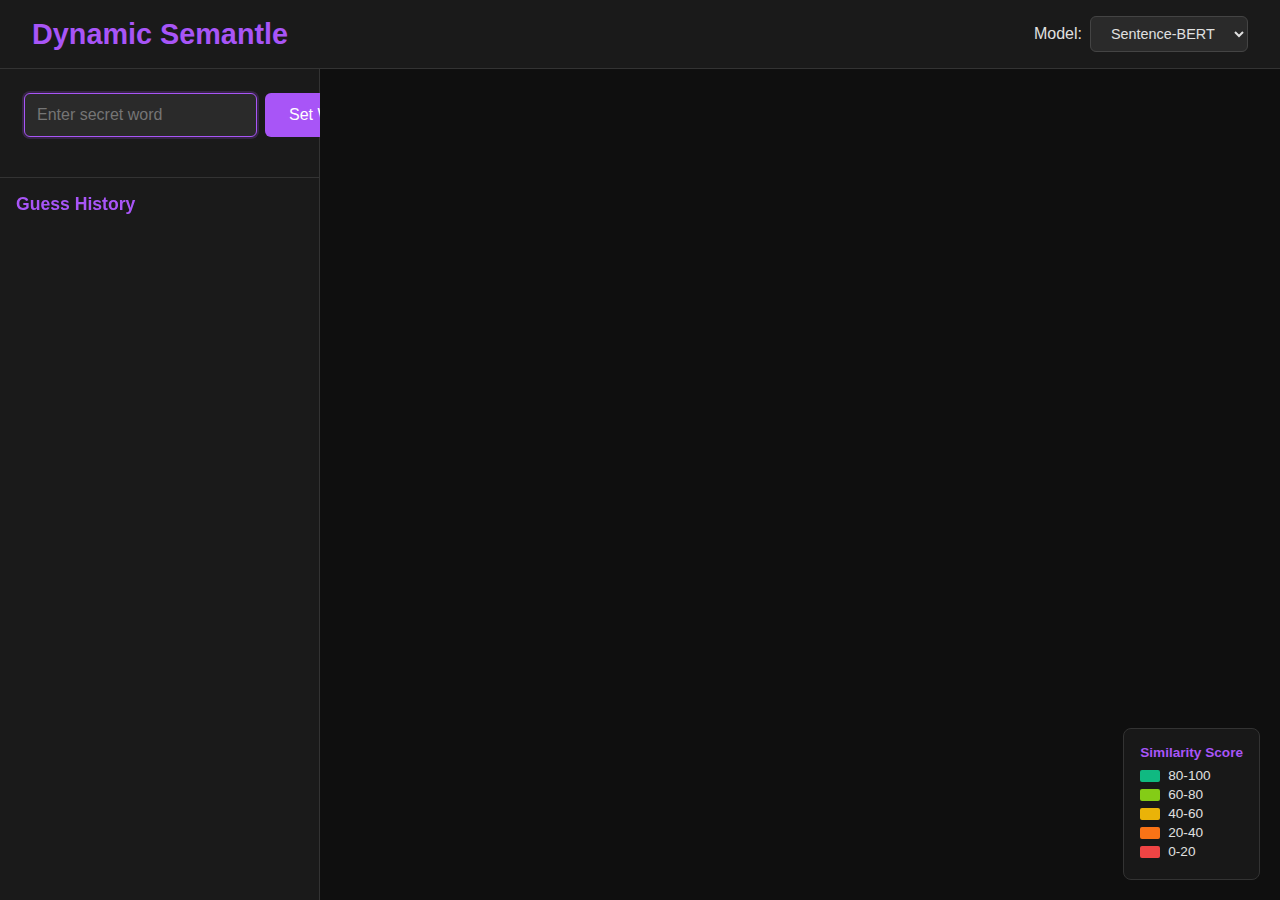
<file: frontend_dynamic_semantle.html>
<!DOCTYPE html>
<html lang="en">
<head>
    <meta charset="UTF-8">
    <meta name="viewport" content="width=device-width, initial-scale=1.0">
    <title>Dynamic Semantle</title>
    <script src="https://d3js.org/d3.v7.min.js"></script>
    <style>
        * {
            box-sizing: border-box;
            margin: 0;
            padding: 0;
        }

        body {
            font-family: -apple-system, BlinkMacSystemFont, 'Segoe UI', 'Roboto', 'Oxygen', 'Ubuntu', 'Cantarell', 'Fira Sans', 'Droid Sans', 'Helvetica Neue', sans-serif;
            background: #0a0a0a;
            color: #e0e0e0;
            min-height: 100vh;
            display: flex;
            flex-direction: column;
        }

        /* Header */
        .header {
            background: #1a1a1a;
            padding: 1rem 2rem;
            border-bottom: 1px solid #333;
            display: flex;
            align-items: center;
            justify-content: space-between;
            flex-wrap: wrap;
            gap: 1rem;
        }

        .header h1 {
            font-size: 1.8rem;
            color: #a855f7;
            font-weight: 600;
            margin: 0;
        }

        .model-selector {
            display: flex;
            align-items: center;
            gap: 0.5rem;
        }

        .model-selector select {
            background: #2a2a2a;
            color: #e0e0e0;
            border: 1px solid #444;
            padding: 0.5rem 1rem;
            border-radius: 0.375rem;
            font-size: 0.9rem;
            cursor: pointer;
        }

        /* Main Layout */
        .main-container {
            display: flex;
            flex: 1;
            overflow: hidden;
        }

        /* Sidebar */
        .sidebar {
            width: 320px;
            background: #1a1a1a;
            border-right: 1px solid #333;
            display: flex;
            flex-direction: column;
        }

        .controls {
            padding: 1.5rem;
            border-bottom: 1px solid #333;
        }

        .input-group {
            display: flex;
            gap: 0.5rem;
            margin-bottom: 1rem;
        }

        input[type="text"] {
            flex: 1;
            padding: 0.75rem;
            background: #2a2a2a;
            border: 1px solid #444;
            color: #e0e0e0;
            border-radius: 0.375rem;
            font-size: 1rem;
        }

        input[type="text"]:focus {
            outline: none;
            border-color: #a855f7;
            box-shadow: 0 0 0 2px rgba(168, 85, 247, 0.2);
        }

        button {
            padding: 0.75rem 1.5rem;
            background: #a855f7;
            color: white;
            border: none;
            border-radius: 0.375rem;
            font-size: 1rem;
            cursor: pointer;
            transition: all 0.2s;
            white-space: nowrap;
        }

        button:hover:not(:disabled) {
            background: #9333ea;
            transform: translateY(-1px);
        }

        button:active:not(:disabled) {
            transform: translateY(0);
        }

        button:disabled {
            background: #4a4a4a;
            cursor: not-allowed;
        }

        .secondary-button {
            background: #374151;
            width: 100%;
            margin-top: 0.5rem;
        }

        .secondary-button:hover:not(:disabled) {
            background: #4b5563;
        }

        .status {
            text-align: center;
            padding: 0.5rem;
            font-size: 0.9rem;
            color: #999;
        }

        /* History Panel */
        .history {
            flex: 1;
            overflow-y: auto;
            padding: 1rem;
        }

        .history h3 {
            font-size: 1.1rem;
            margin-bottom: 1rem;
            color: #a855f7;
        }

        .guess-item {
            padding: 0.75rem;
            margin-bottom: 0.5rem;
            background: #2a2a2a;
            border-radius: 0.375rem;
            display: flex;
            justify-content: space-between;
            align-items: center;
            transition: all 0.3s;
        }

        .guess-item.new {
            animation: slideIn 0.5s ease-out;
            border: 1px solid #a855f7;
        }

        @keyframes slideIn {
            from {
                opacity: 0;
                transform: translateX(-20px);
            }
            to {
                opacity: 1;
                transform: translateX(0);
            }
        }

        .guess-word {
            font-weight: 500;
        }

        .guess-score {
            font-weight: 600;
            font-size: 1.1rem;
        }

        /* Graph Container */
        .graph-container {
            flex: 1;
            position: relative;
            background: #0f0f0f;
        }

        #graph {
            width: 100%;
            height: 100%;
        }

        /* Graph Styles */
        .node {
            cursor: pointer;
            transition: all 0.3s;
        }

        .node:hover {
            filter: brightness(1.2);
        }

        .node-label {
            font-size: 14px;
            font-weight: 500;
            pointer-events: none;
            user-select: none;
            fill: white;
            text-anchor: middle;
            dominant-baseline: central;
        }

        .link {
            fill: none;
            pointer-events: none;
        }

        /* Tooltip */
        .tooltip {
            position: absolute;
            background: #1a1a1a;
            padding: 0.5rem 0.75rem;
            border-radius: 0.375rem;
            font-size: 0.9rem;
            pointer-events: none;
            opacity: 0;
            transition: opacity 0.2s;
            border: 1px solid #333;
            z-index: 1000;
        }

        /* Legend */
        .legend {
            position: absolute;
            bottom: 20px;
            right: 20px;
            background: rgba(26, 26, 26, 0.9);
            padding: 1rem;
            border-radius: 0.5rem;
            border: 1px solid #333;
            font-size: 0.85rem;
        }

        .legend h4 {
            color: #a855f7;
            margin-bottom: 0.5rem;
        }

        .legend-item {
            display: flex;
            align-items: center;
            gap: 0.5rem;
            margin-bottom: 0.25rem;
        }

        .legend-color {
            width: 20px;
            height: 12px;
            border-radius: 2px;
        }

        /* Success Modal */
        .success-modal {
            position: fixed;
            top: 0;
            left: 0;
            right: 0;
            bottom: 0;
            background: rgba(0, 0, 0, 0.8);
            display: flex;
            align-items: center;
            justify-content: center;
            z-index: 2000;
        }

        .success-content {
            background: #1a1a1a;
            padding: 3rem;
            border-radius: 1rem;
            text-align: center;
            border: 2px solid #a855f7;
            animation: scaleIn 0.3s ease-out;
        }

        @keyframes scaleIn {
            from {
                transform: scale(0.8);
                opacity: 0;
            }
            to {
                transform: scale(1);
                opacity: 1;
            }
        }

        .success-content h2 {
            color: #a855f7;
            font-size: 2.5rem;
            margin-bottom: 1rem;
        }

        .success-word {
            font-size: 2rem;
            color: #10b981;
            margin-bottom: 1rem;
        }

        .success-stats {
            font-size: 1.2rem;
            color: #999;
            margin-bottom: 2rem;
        }

        /* Loading State */
        .loading {
            display: inline-block;
            margin-left: 0.5rem;
            color: #a855f7;
        }

        .loading::after {
            content: "...";
            animation: dots 1.5s steps(4, end) infinite;
        }

        @keyframes dots {
            0%, 20% { content: ""; }
            40% { content: "."; }
            60% { content: ".."; }
            80%, 100% { content: "..."; }
        }

        /* Error Message */
        .error {
            background: #991b1b;
            color: #fecaca;
            padding: 0.75rem;
            border-radius: 0.375rem;
            margin-top: 0.5rem;
            font-size: 0.9rem;
        }

        /* Responsive */
        @media (max-width: 768px) {
            .main-container {
                flex-direction: column;
            }
            
            .sidebar {
                width: 100%;
                max-height: 40vh;
                border-right: none;
                border-bottom: 1px solid #333;
            }
        }
    </style>
</head>
<body>
    <div class="header">
        <h1>Dynamic Semantle</h1>
        <div class="model-selector">
            <label for="model-select">Model:</label>
            <select id="model-select">
                <option value="sentence-bert">Sentence-BERT</option>
                <option value="conceptnet">ConceptNet</option>
                <option value="word2vec">Word2Vec</option>
                <option value="glove">GloVe</option>
            </select>
        </div>
    </div>
    
    <div class="main-container">
        <div class="sidebar">
            <div class="controls">
                <div id="setup-phase">
                    <div class="input-group">
                        <input type="text" id="secret-word" placeholder="Enter secret word" autofocus>
                        <button onclick="game.setWord()">Set Word</button>
                    </div>
                </div>
                
                <div id="game-phase" style="display: none;">
                    <div class="input-group">
                        <input type="text" id="guess-input" placeholder="Enter your guess" autofocus>
                        <button onclick="game.makeGuess()">Guess</button>
                    </div>
                    <button class="secondary-button" onclick="game.getHint()">Get Hint</button>
                    <div class="status">
                        Guesses: <span id="guess-count">0</span>
                        <span id="loading" class="loading" style="display: none;"></span>
                    </div>
                    <div id="error-container"></div>
                </div>
            </div>
            
            <div class="history">
                <h3>Guess History</h3>
                <div id="guess-history"></div>
            </div>
        </div>
        
        <div class="graph-container">
            <svg id="graph"></svg>
            <div class="legend">
                <h4>Similarity Score</h4>
                <div class="legend-item">
                    <div class="legend-color" style="background: #10b981;"></div>
                    <span>80-100</span>
                </div>
                <div class="legend-item">
                    <div class="legend-color" style="background: #84cc16;"></div>
                    <span>60-80</span>
                </div>
                <div class="legend-item">
                    <div class="legend-color" style="background: #eab308;"></div>
                    <span>40-60</span>
                </div>
                <div class="legend-item">
                    <div class="legend-color" style="background: #f97316;"></div>
                    <span>20-40</span>
                </div>
                <div class="legend-item">
                    <div class="legend-color" style="background: #ef4444;"></div>
                    <span>0-20</span>
                </div>
            </div>
            <div class="tooltip" id="tooltip"></div>
        </div>
    </div>

    <script>
        // API Configuration
        const API_BASE_URL = window.location.hostname === 'localhost' 
            ? 'http://localhost:5000' 
            : 'https://your-api-server.com';

        // Game State
        const game = {
            currentModel: 'sentence-bert',
            guessHistory: [],
            graphData: { nodes: [], links: [] },
            simulation: null,
            svg: null,
            g: null,
            
            // Initialize the game
            init() {
                this.initializeGraph();
                this.setupEventListeners();
            },
            
            // Initialize D3 graph
            initializeGraph() {
                const container = document.querySelector('.graph-container');
                const width = container.clientWidth;
                const height = container.clientHeight;

                this.svg = d3.select('#graph')
                    .attr('width', width)
                    .attr('height', height);

                // Add zoom behavior
                const zoom = d3.zoom()
                    .scaleExtent([0.1, 4])
                    .on('zoom', (event) => {
                        this.g.attr('transform', event.transform);
                    });

                this.svg.call(zoom);
                this.g = this.svg.append('g');

                // Initialize force simulation
                this.simulation = d3.forceSimulation()
                    .force('link', d3.forceLink().id(d => d.id).distance(d => (100 - d.value) * 2))
                    .force('charge', d3.forceManyBody().strength(-300))
                    .force('center', d3.forceCenter(width / 2, height / 2))
                    .force('collision', d3.forceCollide().radius(d => this.getNodeRadius(d.score) + 10));
            },
            
            // Set up event listeners
            setupEventListeners() {
                // Enter key handlers
                document.getElementById('secret-word').addEventListener('keypress', (e) => {
                    if (e.key === 'Enter') this.setWord();
                });
                
                document.getElementById('guess-input').addEventListener('keypress', (e) => {
                    if (e.key === 'Enter') this.makeGuess();
                });
                
                // Model selector
                document.getElementById('model-select').addEventListener('change', (e) => {
                    this.currentModel = e.target.value;
                    if (this.guessHistory.length > 0) {
                        this.recalculateSimilarities();
                    }
                });
                
                // Window resize
                window.addEventListener('resize', () => {
                    const container = document.querySelector('.graph-container');
                    const width = container.clientWidth;
                    const height = container.clientHeight;
                    
                    this.svg.attr('width', width).attr('height', height);
                    this.simulation.force('center', d3.forceCenter(width / 2, height / 2));
                    this.simulation.alpha(0.3).restart();
                });
            },
            
            // Color scale
            getColor(score) {
                const hue = (score / 100) * 120;
                return `hsl(${hue}, 70%, 50%)`;
            },
            
            // Node radius
            getNodeRadius(score, isTarget = false) {
                if (isTarget) return 25;
                return 8 + (score / 100) * 12;
            },
            
            // Show loading state
            showLoading(show) {
                document.getElementById('loading').style.display = show ? 'inline-block' : 'none';
                document.querySelectorAll('button').forEach(btn => btn.disabled = show);
            },
            
            // Show error
            showError(message) {
                const container = document.getElementById('error-container');
                container.innerHTML = `<div class="error">${message}</div>`;
                setTimeout(() => container.innerHTML = '', 5000);
            },
            
            // Set secret word
            async setWord() {
                const input = document.getElementById('secret-word');
                const word = input.value.trim().toLowerCase();
                
                if (!word) {
                    this.showError('Please enter a word');
                    return;
                }
                
                this.showLoading(true);
                
                try {
                    const response = await fetch(`${API_BASE_URL}/api/set_word`, {
                        method: 'POST',
                        headers: { 'Content-Type': 'application/json' },
                        body: JSON.stringify({ word, model: this.currentModel })
                    });
                    
                    const data = await response.json();
                    
                    if (response.ok) {
                        // Reset game state
                        this.guessHistory = [];
                        document.getElementById('guess-history').innerHTML = '';
                        document.getElementById('guess-count').textContent = '0';
                        
                        // Switch to game phase
                        document.getElementById('setup-phase').style.display = 'none';
                        document.getElementById('game-phase').style.display = 'block';
                        document.getElementById('guess-input').focus();
                        
                        // Initialize graph with secret node
                        this.updateGraph({
                            nodes: [{
                                id: word,
                                label: '?',
                                score: 100,
                                isTarget: true
                            }],
                            links: []
                        });
                    } else {
                        this.showError(data.error || 'Failed to set word');
                    }
                } catch (error) {
                    this.showError('Network error. Please try again.');
                } finally {
                    this.showLoading(false);
                }
            },
            
            // Make a guess
            async makeGuess() {
                const input = document.getElementById('guess-input');
                const word = input.value.trim().toLowerCase();
                
                if (!word) return;
                
                this.showLoading(true);
                
                try {
                    const response = await fetch(`${API_BASE_URL}/api/guess`, {
                        method: 'POST',
                        headers: { 'Content-Type': 'application/json' },
                        body: JSON.stringify({ word, model: this.currentModel })
                    });
                    
                    const data = await response.json();
                    
                    if (response.ok) {
                        // Clear input
                        input.value = '';
                        
                        // Update UI
                        document.getElementById('guess-count').textContent = data.guess_count;
                        
                        // Add to history
                        this.guessHistory.push({
                            word: data.word,
                            score: data.score,
                            isNew: true
                        });
                        this.updateHistory();
                        
                        // Update graph
                        if (data.graph_data) {
                            // Mark new node
                            data.graph_data.nodes.forEach(node => {
                                if (node.id === word) {
                                    node.isNew = true;
                                }
                            });
                            this.updateGraph(data.graph_data);
                        }
                        
                        // Check if won
                        if (data.correct) {
                            this.showSuccess(data.word, data.guess_count);
                        }
                    } else {
                        this.showError(data.error || 'Invalid guess');
                    }
                } catch (error) {
                    this.showError('Network error. Please try again.');
                } finally {
                    this.showLoading(false);
                }
            },
            
            // Get hint
            async getHint() {
                this.showLoading(true);
                
                try {
                    const response = await fetch(`${API_BASE_URL}/api/hint`);
                    const data = await response.json();
                    
                    if (response.ok) {
                        this.showError(data.hint); // Using error container for hints too
                    }
                } catch (error) {
                    this.showError('Failed to get hint');
                } finally {
                    this.showLoading(false);
                }
            },
            
            // Recalculate similarities when model changes
            async recalculateSimilarities() {
                this.showLoading(true);
                
                try {
                    const response = await fetch(`${API_BASE_URL}/api/calculate_similarities`, {
                        method: 'POST',
                        headers: { 'Content-Type': 'application/json' },
                        body: JSON.stringify({ model: this.currentModel })
                    });
                    
                    const data = await response.json();
                    
                    if (response.ok) {
                        // Update graph
                        this.updateGraph(data.graph_data);
                        
                        // Update history scores
                        if (data.guess_scores) {
                            data.guess_scores.forEach(scoreData => {
                                const historyItem = this.guessHistory.find(g => g.word === scoreData.word);
                                if (historyItem) {
                                    historyItem.score = scoreData.score;
                                }
                            });
                            this.updateHistory();
                        }
                    }
                } catch (error) {
                    this.showError('Failed to recalculate similarities');
                } finally {
                    this.showLoading(false);
                }
            },
            
            // Update guess history display
            updateHistory() {
                const container = document.getElementById('guess-history');
                container.innerHTML = '';
                
                // Sort by score
                const sorted = [...this.guessHistory].sort((a, b) => b.score - a.score);
                
                sorted.forEach(guess => {
                    const item = document.createElement('div');
                    item.className = 'guess-item';
                    if (guess.isNew) {
                        item.className += ' new';
                        setTimeout(() => {
                            item.classList.remove('new');
                            guess.isNew = false;
                        }, 500);
                    }
                    
                    item.innerHTML = `
                        <span class="guess-word">${guess.word}</span>
                        <span class="guess-score" style="color: ${this.getColor(guess.score)}">${guess.score.toFixed(1)}%</span>
                    `;
                    
                    container.appendChild(item);
                });
            },
            
            // Update D3 graph
            updateGraph(data) {
                this.graphData = data;
                
                // Clear existing elements
                this.g.selectAll('.link').remove();
                this.g.selectAll('.node-group').remove();
                
                // Create links
                const link = this.g.selectAll('.link')
                    .data(this.graphData.links)
                    .enter().append('line')
                    .attr('class', 'link')
                    .attr('stroke', d => this.getColor(d.value))
                    .attr('stroke-width', d => Math.pow(d.value / 100, 2) * 4 + 1)
                    .attr('stroke-opacity', d => 0.6 + (d.value / 100) * 0.2);
                
                // Create node groups
                const nodeGroup = this.g.selectAll('.node-group')
                    .data(this.graphData.nodes)
                    .enter().append('g')
                    .attr('class', 'node-group');
                
                // Add circles
                const node = nodeGroup.append('circle')
                    .attr('class', 'node')
                    .attr('r', d => this.getNodeRadius(d.score, d.isTarget))
                    .attr('fill', d => d.isTarget ? '#a855f7' : this.getColor(d.score))
                    .attr('stroke', d => d.isTarget ? '#a855f7' : this.getColor(d.score))
                    .attr('stroke-width', d => d.isNew ? 3 : 1.5);
                
                // Add labels
                nodeGroup.append('text')
                    .attr('class', 'node-label')
                    .text(d => d.label);
                
                // Add drag behavior
                nodeGroup.call(d3.drag()
                    .on('start', (event, d) => this.dragStarted(event, d))
                    .on('drag', (event, d) => this.dragged(event, d))
                    .on('end', (event, d) => this.dragEnded(event, d)));
                
                // Add hover effects
                nodeGroup
                    .on('mouseenter', (event, d) => {
                        d3.select(event.currentTarget).select('circle')
                            .attr('stroke-width', 3);
                        
                        const tooltip = document.getElementById('tooltip');
                        tooltip.style.opacity = 1;
                        tooltip.style.left = `${event.pageX + 10}px`;
                        tooltip.style.top = `${event.pageY - 10}px`;
                        tooltip.innerHTML = `
                            <strong>${d.label}</strong><br>
                            Similarity: ${d.score.toFixed(1)}%
                        `;
                    })
                    .on('mouseleave', (event, d) => {
                        d3.select(event.currentTarget).select('circle')
                            .attr('stroke-width', d.isNew ? 3 : 1.5);
                        
                        document.getElementById('tooltip').style.opacity = 0;
                    });
                
                // Update simulation
                this.simulation.nodes(this.graphData.nodes);
                this.simulation.force('link').links(this.graphData.links);
                this.simulation.alpha(0.6).restart();
                
                // Update positions on tick
                this.simulation.on('tick', () => {
                    link
                        .attr('x1', d => d.source.x)
                        .attr('y1', d => d.source.y)
                        .attr('x2', d => d.target.x)
                        .attr('y2', d => d.target.y);
                    
                    nodeGroup
                        .attr('transform', d => `translate(${d.x},${d.y})`);
                });
                
                // Remove new highlight after animation
                setTimeout(() => {
                    node.attr('stroke-width', 1.5);
                    this.graphData.nodes.forEach(n => n.isNew = false);
                }, 3000);
            },
            
            // Drag functions
            dragStarted(event, d) {
                if (!event.active) this.simulation.alphaTarget(0.3).restart();
                d.fx = d.x;
                d.fy = d.y;
            },
            
            dragged(event, d) {
                d.fx = event.x;
                d.fy = event.y;
            },
            
            dragEnded(event, d) {
                if (!event.active) this.simulation.alphaTarget(0);
                d.fx = null;
                d.fy = null;
            },
            
            // Show success modal
            showSuccess(word, guessCount) {
                const modal = document.createElement('div');
                modal.className = 'success-modal';
                modal.innerHTML = `
                    <div class="success-content">
                        <h2>🎉 Congratulations!</h2>
                        <div class="success-word">${word}</div>
                        <div class="success-stats">Found in ${guessCount} ${guessCount === 1 ? 'guess' : 'guesses'}</div>
                        <button onclick="location.reload()">Play Again</button>
                    </div>
                `;
                document.body.appendChild(modal);
            }
        };
        
        // Initialize on load
        document.addEventListener('DOMContentLoaded', () => {
            game.init();
        });
    </script>
</body>
</html>
</file>
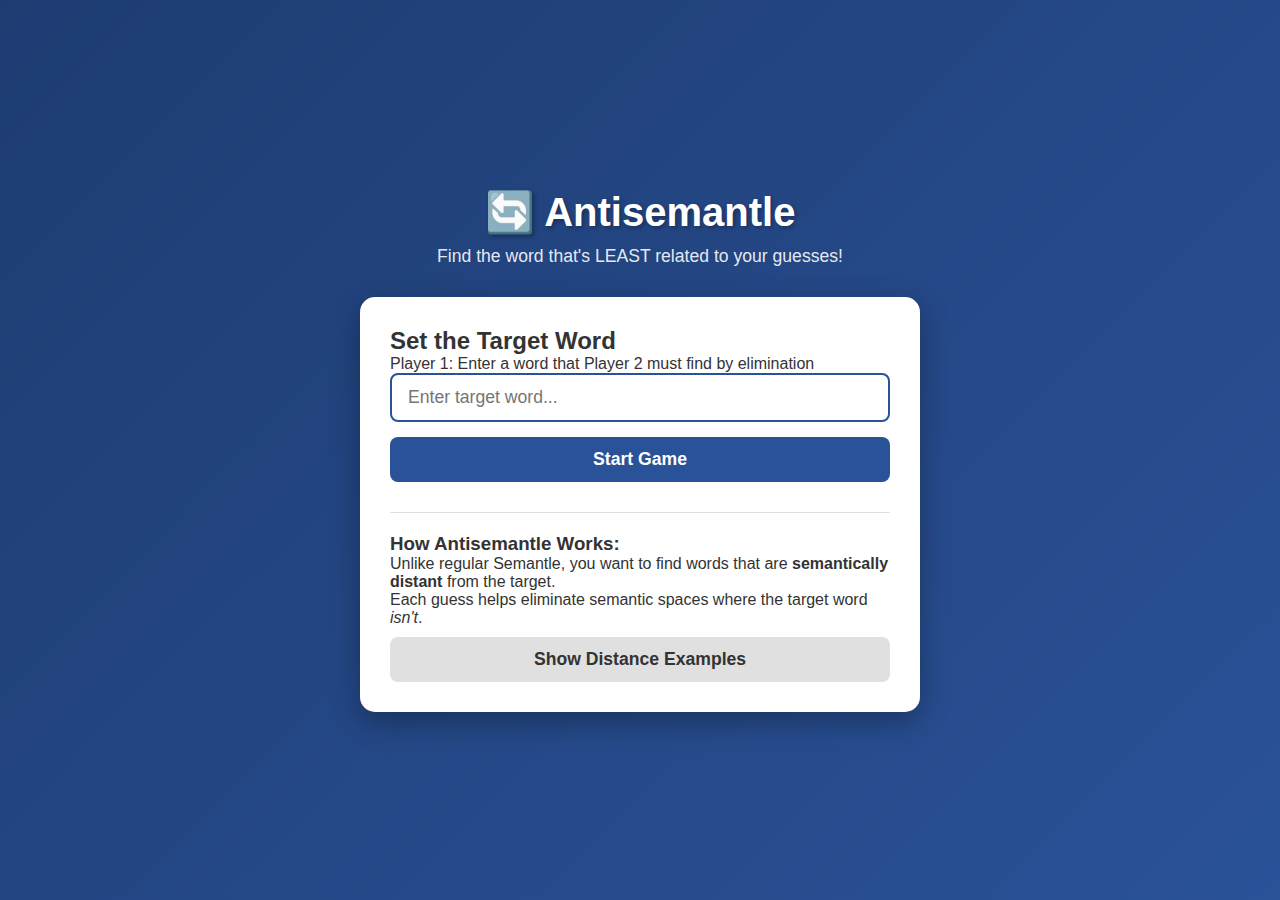
<file: templates/antisemantle.html>
<!DOCTYPE html>
<html lang="en">
<head>
    <meta charset="UTF-8">
    <meta name="viewport" content="width=device-width, initial-scale=1.0">
    <title>Antisemantle - Opposites Game</title>
    <link rel="stylesheet" href="/static/antistyle.css">
    <script src="https://d3js.org/d3.v7.min.js"></script>
</head>
<body>
    <div class="container">
        <h1>🔄 Antisemantle</h1>
        <p class="subtitle">Find the word that's LEAST related to your guesses!</p>
        
        <div id="setup-phase" class="game-phase">
            <div class="card">
                <h2>Set the Target Word</h2>
                <p>Player 1: Enter a word that Player 2 must find by elimination</p>
                <input type="text" id="secret-word" placeholder="Enter target word..." autofocus>
                <button onclick="setWord()">Start Game</button>
                
                <div class="examples-section">
                    <h3>How Antisemantle Works:</h3>
                    <p>Unlike regular Semantle, you want to find words that are <strong>semantically distant</strong> from the target.</p>
                    <p>Each guess helps eliminate semantic spaces where the target word <em>isn't</em>.</p>
                    <button onclick="showExamples()" class="secondary-btn">Show Distance Examples</button>
                    <div id="examples" class="hidden"></div>
                </div>
            </div>
        </div>
        
        <div id="game-phase" class="game-phase hidden">
            <div class="card">
                <h2>Eliminate Semantic Spaces</h2>
                <p>Find words that are semantically DISTANT from the target!</p>
                
                <div id="distance-graph" class="graph-container">
                    <h3>Semantic Distance Map</h3>
                    <svg id="word-graph"></svg>
                </div>
                
                <div class="elimination-progress">
                    <div class="progress-bar">
                        <div id="elimination-fill" class="progress-fill" style="width: 0%"></div>
                    </div>
                    <p>Elimination Progress: <span id="elimination-percent">0%</span></p>
                </div>
                
                <div class="guess-input-container">
                    <input type="text" id="guess-input" placeholder="Enter a distant word..." autofocus>
                    <button onclick="makeGuess()">Guess</button>
                </div>
                
                <div id="current-result" class="result-display hidden">
                    <div class="distance-meter">
                        <div class="meter-label">Semantic Distance</div>
                        <div class="meter-bar">
                            <div id="distance-fill" class="meter-fill"></div>
                        </div>
                        <div class="meter-values">
                            <span>Close</span>
                            <span id="distance-value">0</span>
                            <span>Distant</span>
                        </div>
                    </div>
                    <div class="feedback-text">
                        <p id="feedback-message"></p>
                        <p class="guess-word">Your guess: <span id="guess-word"></span></p>
                    </div>
                </div>
                
                <div class="stats">
                    <p>Guesses: <span id="guess-count">0</span></p>
                    <p>Best Distance: <span id="best-distance">0</span>/100</p>
                    <button onclick="getHint()" class="hint-btn">Get Hint</button>
                </div>
                
                <div id="eliminated-spaces" class="eliminated hidden">
                    <h3>Well-Eliminated Concepts:</h3>
                    <div id="eliminated-list"></div>
                </div>
                
                <div id="guess-history" class="history">
                    <h3>All Guesses</h3>
                    <div id="history-list"></div>
                </div>
            </div>
        </div>
        
        <div id="victory-phase" class="game-phase hidden">
            <div class="card victory-card">
                <h2>🎯 Found It!</h2>
                <p>You discovered "<span id="final-word"></span>" - the most distant word!</p>
                <p>Total guesses: <span id="final-guesses"></span></p>
                <button onclick="resetGame()">Play Again</button>
            </div>
        </div>
    </div>
    
    <script src="/static/antiscript.js"></script>
</body>
</html>
</file>
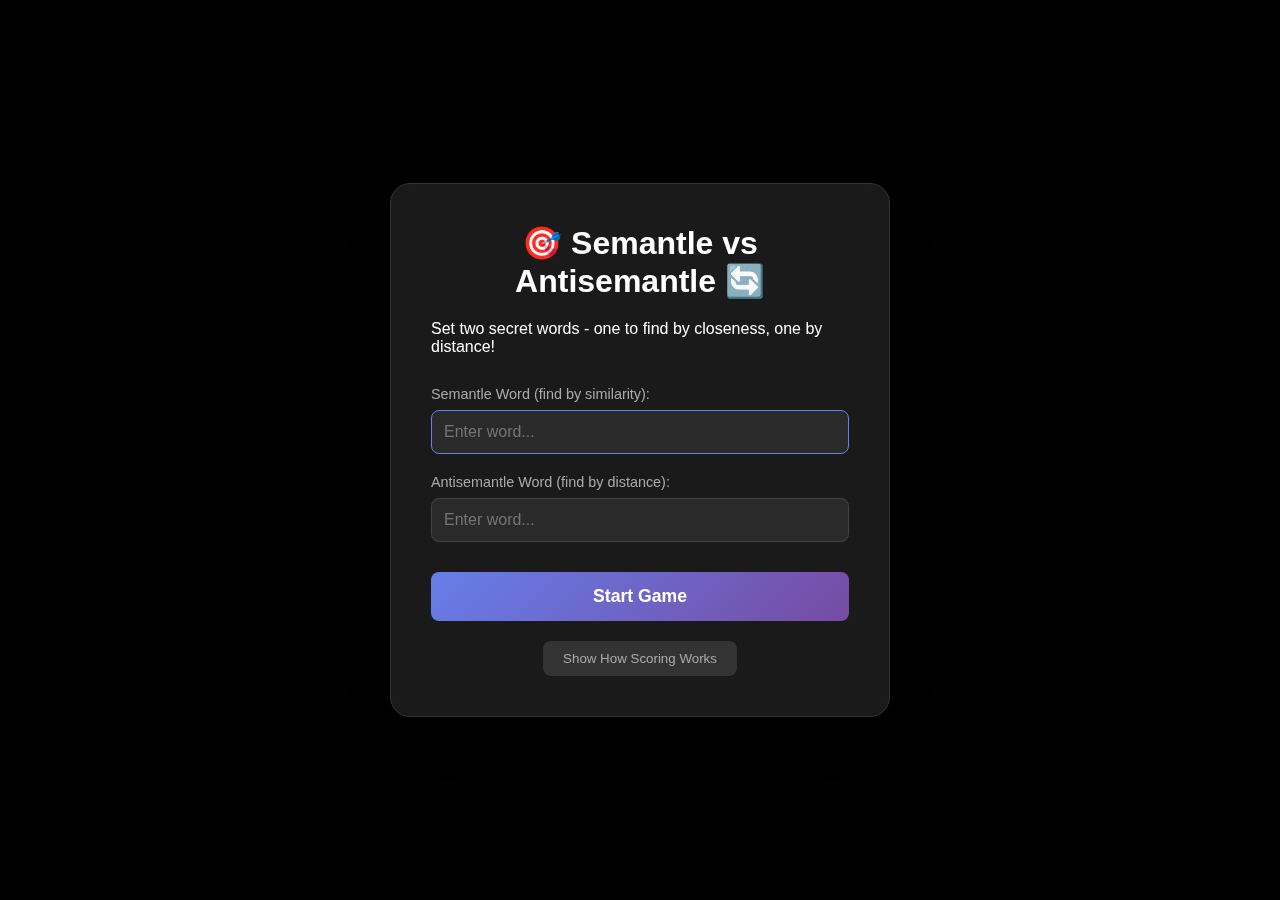
<file: templates/combined.html>
<!DOCTYPE html>
<html lang="en">
<head>
    <meta charset="UTF-8">
    <meta name="viewport" content="width=device-width, initial-scale=1.0">
    <title>Semantle vs Antisemantle</title>
    <link rel="stylesheet" href="/static/combined.css">
    <script src="https://d3js.org/d3.v7.min.js"></script>
</head>
<body>
    <div class="full-container">
        <!-- Setup Phase -->
        <div id="setup-phase" class="setup-overlay">
            <div class="setup-card">
                <h1>🎯 Semantle vs Antisemantle 🔄</h1>
                <p>Set two secret words - one to find by closeness, one by distance!</p>
                
                <div class="setup-inputs">
                    <div class="input-group">
                        <label>Semantle Word (find by similarity):</label>
                        <input type="text" id="semantle-word" placeholder="Enter word..." autofocus>
                    </div>
                    <div class="input-group">
                        <label>Antisemantle Word (find by distance):</label>
                        <input type="text" id="antisemantle-word" placeholder="Enter word...">
                    </div>
                </div>
                
                <button onclick="setWords()" class="start-btn">Start Game</button>
                
                <div class="examples-section">
                    <button onclick="showExamples()" class="example-btn">Show How Scoring Works</button>
                    <div id="examples" class="hidden"></div>
                </div>
            </div>
        </div>
        
        <!-- Game Phase -->
        <div id="game-phase" class="game-container hidden">
            <!-- Header -->
            <div class="header">
                <h1>Semantle vs Antisemantle</h1>
                <div class="guess-input-wrapper">
                    <input type="text" id="guess-input" placeholder="Enter your guess..." autofocus>
                    <button onclick="makeGuess()">Guess</button>
                    <span class="guess-counter">Guesses: <span id="guess-count">0</span></span>
                </div>
            </div>
            
            <!-- Split View -->
            <div class="split-view">
                <!-- Semantle Side -->
                <div class="game-side semantle-side">
                    <h2>🎯 Semantle</h2>
                    <p class="side-subtitle">Find the word by SIMILARITY</p>
                    
                    <div class="graph-container">
                        <svg id="semantle-graph"></svg>
                    </div>
                    
                    <div class="score-display">
                        <div class="score-value" id="semantle-score">--</div>
                        <div class="score-label">Similarity</div>
                        <div class="feedback" id="semantle-feedback"></div>
                    </div>
                    
                    <div class="history-section">
                        <h3>Guess History</h3>
                        <div id="semantle-history" class="history-list"></div>
                    </div>
                </div>
                
                <!-- Antisemantle Side -->
                <div class="game-side antisemantle-side">
                    <h2>🔄 Antisemantle</h2>
                    <p class="side-subtitle">Find the word by DISTANCE</p>
                    
                    <div class="graph-container">
                        <svg id="antisemantle-graph"></svg>
                    </div>
                    
                    <div class="score-display">
                        <div class="score-value" id="antisemantle-score">--</div>
                        <div class="score-label">Distance</div>
                        <div class="feedback" id="antisemantle-feedback"></div>
                    </div>
                    
                    <div class="history-section">
                        <h3>Guess History</h3>
                        <div id="antisemantle-history" class="history-list"></div>
                    </div>
                </div>
            </div>
        </div>
        
        <!-- Victory Modal -->
        <div id="victory-modal" class="modal hidden">
            <div class="modal-content">
                <h2 id="victory-title">🎉 Victory!</h2>
                <p id="victory-message"></p>
                <button onclick="resetGame()">Play Again</button>
            </div>
        </div>
    </div>
    
    <script src="/static/combined.js"></script>
</body>
</html>
</file>
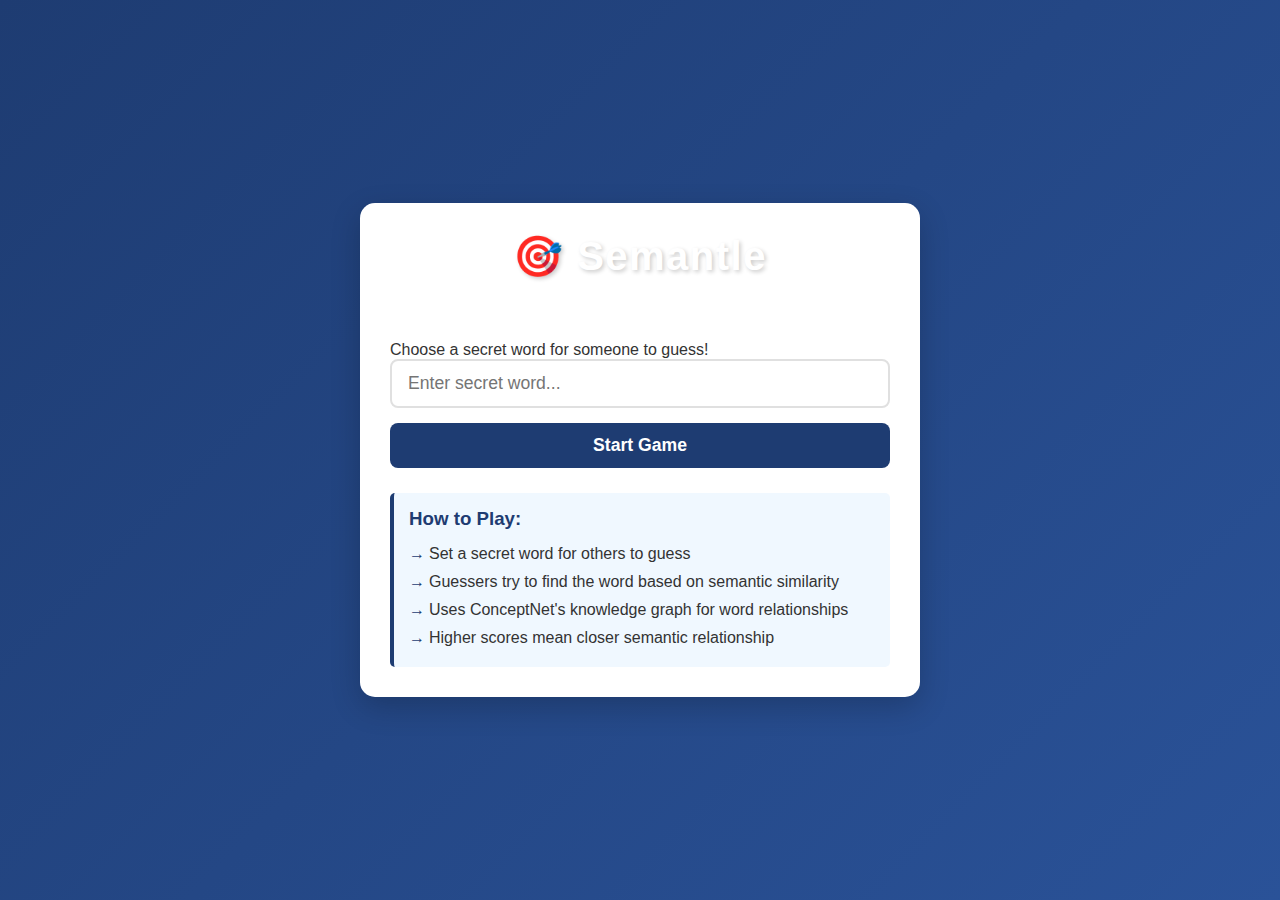
<file: templates/conceptnet.html>
<!DOCTYPE html>
<html lang="en">
<head>
    <meta charset="UTF-8">
    <meta name="viewport" content="width=device-width, initial-scale=1.0">
    <title>Semantle - ConceptNet Edition</title>
    <link rel="stylesheet" href="/static/conceptnet_style.css">
</head>
<body>
    <div class="container">
        <!-- Setup Phase -->
        <div id="setup-phase" class="card">
            <h1>🎯 Semantle</h1>
            <p class="subtitle">ConceptNet Edition - Powered by real-world knowledge!</p>
            
            <div class="setup-content">
                <p>Choose a secret word for someone to guess!</p>
                <input type="text" id="secret-word" placeholder="Enter secret word...">
                <button onclick="setWord()">Start Game</button>
            </div>
            
            <div class="info-box">
                <h3>How to Play:</h3>
                <ul>
                    <li>Set a secret word for others to guess</li>
                    <li>Guessers try to find the word based on semantic similarity</li>
                    <li>Uses ConceptNet's knowledge graph for word relationships</li>
                    <li>Higher scores mean closer semantic relationship</li>
                </ul>
            </div>
        </div>
        
        <!-- Game Phase -->
        <div id="game-phase" class="card hidden">
            <h1>🎯 Semantle - ConceptNet Edition</h1>
            
            <div class="stats">
                <p>Guesses: <span id="guess-count">0</span></p>
                <p>Best Score: <span id="best-score">--</span></p>
                <p>Time: <span id="timer">00:00</span></p>
            </div>
            
            <div class="guess-input-container">
                <input type="text" id="guess-input" placeholder="Enter your guess...">
                <button onclick="makeGuess()">Guess</button>
            </div>
            
            <div id="current-result" class="result-display hidden">
                <div class="score-circle">
                    <span id="score-value">--</span>
                </div>
                <div class="feedback-text">
                    <p id="feedback-message"></p>
                    <p class="guess-word">You guessed: <strong id="guess-word"></strong></p>
                </div>
            </div>
            
            <button class="hint-button" onclick="getHint()">💡 Get Hint</button>
            <p id="hint-text" class="hint-text hidden"></p>
            
            <div class="history">
                <h3>Guess History</h3>
                <div id="history-list"></div>
            </div>
            
            <div class="api-note">
                <p>⚡ Powered by ConceptNet's knowledge graph</p>
                <p>Note: API calls may be slower than local models</p>
            </div>
        </div>
        
        <!-- Victory Phase -->
        <div id="victory-phase" class="card victory-card hidden">
            <h2>🎉 Victory!</h2>
            <p>You found the word!</p>
            <p>The word was: <span id="final-word"></span></p>
            <p>Total guesses: <span id="final-guesses"></span></p>
            <p>Time taken: <span id="final-time"></span></p>
            <button onclick="resetGame()">Play Again</button>
        </div>
    </div>
    
    <script src="/static/conceptnet_script.js"></script>
</body>
</html>
</file>
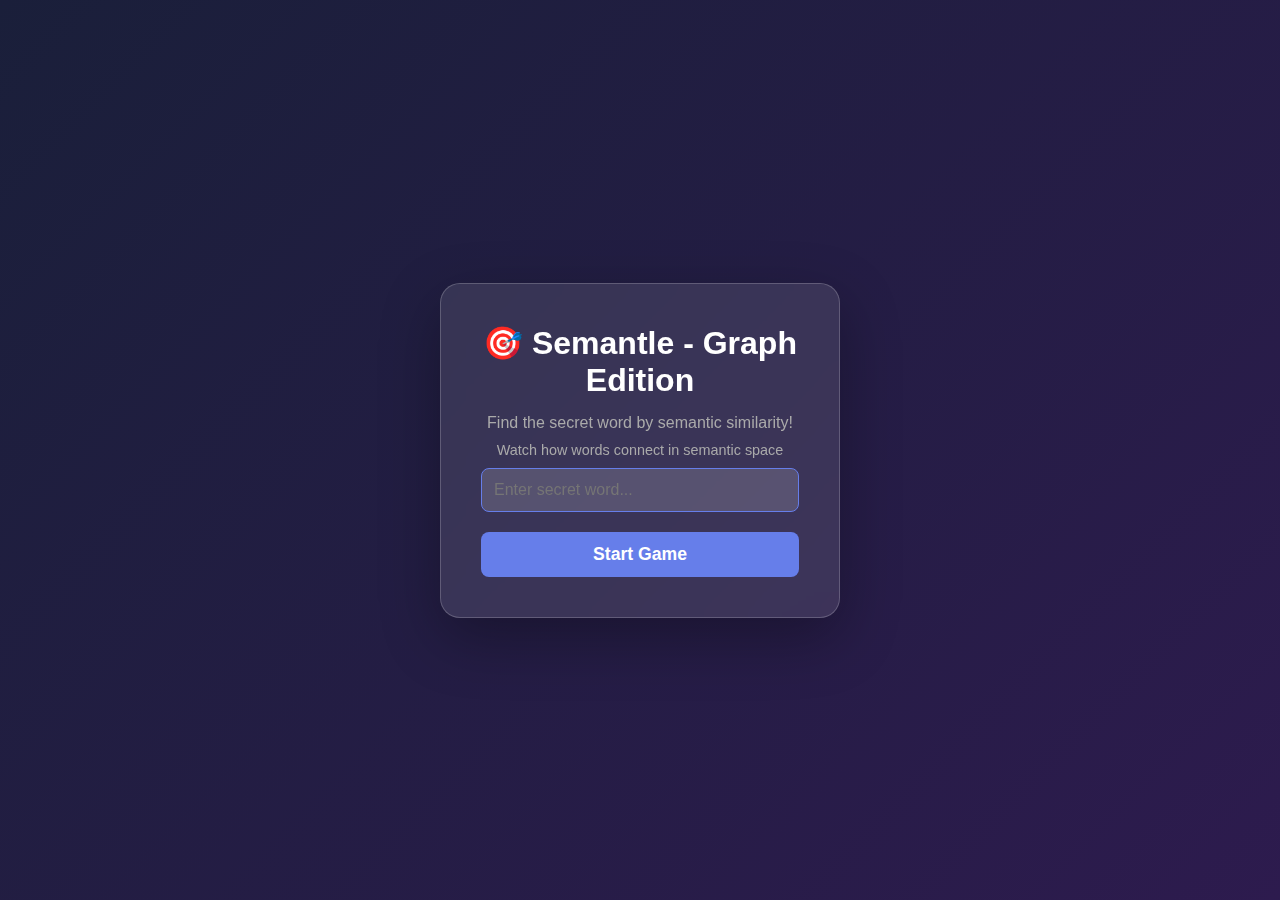
<file: templates/graph_semantle.html>
<!DOCTYPE html>
<html lang="en">
<head>
    <meta charset="UTF-8">
    <meta name="viewport" content="width=device-width, initial-scale=1.0">
    <title>Semantle - Graph Edition</title>
    <link rel="stylesheet" href="/static/graph_style.css">
    <script src="https://d3js.org/d3.v7.min.js"></script>
</head>
<body>
    <div class="container">
        <!-- Setup Phase -->
        <div id="setup-phase" class="setup-overlay">
            <div class="setup-card">
                <h1>🎯 Semantle - Graph Edition</h1>
                <p>Find the secret word by semantic similarity!</p>
                <p class="subtitle">Watch how words connect in semantic space</p>
                
                <input type="text" id="secret-word" placeholder="Enter secret word..." autofocus>
                <button onclick="setWord()">Start Game</button>
            </div>
        </div>
        
        <!-- Game Phase -->
        <div id="game-phase" class="game-container hidden">
            <div class="header">
                <h1>Semantle</h1>
                <div class="controls">
                    <input type="text" id="guess-input" placeholder="Enter your guess..." autofocus>
                    <button onclick="makeGuess()">Guess</button>
                    <span class="guess-count">Guesses: <span id="guess-count">0</span></span>
                </div>
            </div>
            
            <div class="main-content">
                <!-- Graph takes most of the space -->
                <div class="graph-section">
                    <svg id="word-graph"></svg>
                    <div class="graph-legend">
                        <div class="legend-item">
                            <div class="legend-color" style="background: #ff0000"></div>
                            <span>0-20 (Very different)</span>
                        </div>
                        <div class="legend-item">
                            <div class="legend-color" style="background: #ff8800"></div>
                            <span>20-40 (Different)</span>
                        </div>
                        <div class="legend-item">
                            <div class="legend-color" style="background: #ffff00"></div>
                            <span>40-60 (Related)</span>
                        </div>
                        <div class="legend-item">
                            <div class="legend-color" style="background: #88ff00"></div>
                            <span>60-80 (Similar)</span>
                        </div>
                        <div class="legend-item">
                            <div class="legend-color" style="background: #00ff00"></div>
                            <span>80-100 (Very similar)</span>
                        </div>
                    </div>
                </div>
                
                <!-- Side panel -->
                <div class="side-panel">
                    <div class="current-guess">
                        <h3>Last Guess</h3>
                        <div class="score-display">
                            <div class="score-value" id="current-score">--</div>
                            <div class="score-label">Similarity</div>
                        </div>
                        <div class="feedback" id="feedback"></div>
                    </div>
                    
                    <div class="history">
                        <h3>All Guesses</h3>
                        <div id="history-list"></div>
                    </div>
                </div>
            </div>
        </div>
        
        <!-- Victory Modal -->
        <div id="victory-modal" class="modal hidden">
            <div class="modal-content">
                <h2>🎉 Victory!</h2>
                <p>You found "<span id="final-word"></span>" in <span id="final-guesses"></span> guesses!</p>
                <button onclick="resetGame()">Play Again</button>
            </div>
        </div>
    </div>
    
    <script src="/static/graph_script.js"></script>
</body>
</html>
</file>
<file: static/style.css>
* {
    margin: 0;
    padding: 0;
    box-sizing: border-box;
}

body {
    font-family: -apple-system, BlinkMacSystemFont, 'Segoe UI', Roboto, Oxygen, Ubuntu, Cantarell, sans-serif;
    background: linear-gradient(135deg, #667eea 0%, #764ba2 100%);
    min-height: 100vh;
    display: flex;
    align-items: center;
    justify-content: center;
    color: #333;
}

.container {
    width: 100%;
    max-width: 600px;
    padding: 20px;
}

h1 {
    color: white;
    text-align: center;
    font-size: 2.5rem;
    margin-bottom: 10px;
    text-shadow: 2px 2px 4px rgba(0,0,0,0.2);
    letter-spacing: 1.5px;
}

.subtitle {
    color: rgba(255,255,255,0.9);
    text-align: center;
    font-size: 1.1rem;
    margin-bottom: 30px;
}

.card {
    background: white;
    border-radius: 15px;
    padding: 30px;
    box-shadow: 0 10px 30px rgba(0,0,0,0.2);
    animation: slideIn 0.3s ease-out;
}

@keyframes slideIn {
    from {
        opacity: 0;
        transform: translateY(20px);
    }
    to {
        opacity: 1;
        transform: translateY(0);
    }
}

input[type="text"] {
    width: 100%;
    padding: 12px 16px;
    font-size: 1.1rem;
    border: 2px solid #e0e0e0;
    border-radius: 8px;
    margin-bottom: 15px;
    transition: border-color 0.3s;
}

input[type="text"]:focus {
    outline: none;
    border-color: #667eea;
}

button {
    background: #667eea;
    color: white;
    border: none;
    padding: 12px 24px;
    font-size: 1.1rem;
    border-radius: 8px;
    cursor: pointer;
    transition: all 0.3s;
    width: 100%;
    font-weight: 600;
}

button:hover {
    background: #5a67d8;
    transform: translateY(-2px);
    box-shadow: 0 5px 15px rgba(102, 126, 234, 0.4);
}

.secondary-btn {
    background: #e0e0e0;
    color: #333;
    margin-top: 10px;
}

.secondary-btn:hover {
    background: #d0d0d0;
}

.hidden {
    display: none;
}

.examples-section {
    margin-top: 30px;
    padding-top: 20px;
    border-top: 1px solid #e0e0e0;
}

.example-item {
    display: flex;
    justify-content: space-between;
    align-items: center;
    padding: 14px 16px;
    margin: 8px 0;
    background: #f5f5f5;
    border-radius: 8px;
    letter-spacing: 0.5px;
}

.example-words {
    font-weight: 600;
    letter-spacing: 0.8px;
    word-spacing: 3px;
}

.example-score {
    background: #667eea;
    color: white;
    padding: 4px 12px;
    border-radius: 20px;
    font-size: 0.9rem;
}

.guess-input-container {
    display: flex;
    gap: 10px;
    margin-bottom: 20px;
}

.guess-input-container input {
    flex: 1;
    margin-bottom: 0;
}

.guess-input-container button {
    width: auto;
    padding: 12px 30px;
}

.result-display {
    display: flex;
    align-items: center;
    gap: 20px;
    padding: 20px;
    background: #f8f9fa;
    border-radius: 12px;
    margin-bottom: 20px;
}

.score-circle {
    width: 80px;
    height: 80px;
    background: linear-gradient(135deg, #667eea, #764ba2);
    border-radius: 50%;
    display: flex;
    align-items: center;
    justify-content: center;
    color: white;
    font-size: 2rem;
    font-weight: bold;
    box-shadow: 0 5px 15px rgba(102, 126, 234, 0.3);
}

.feedback-text {
    flex: 1;
}

.feedback-text p {
    margin: 5px 0;
}

#feedback-message {
    font-size: 1.2rem;
    font-weight: 600;
    letter-spacing: 0.5px;
}

.guess-word {
    color: #666;
    letter-spacing: 0.8px;
}

.stats {
    display: flex;
    justify-content: space-around;
    padding: 15px;
    background: #f5f5f5;
    border-radius: 8px;
    margin-bottom: 20px;
}

.stats p {
    font-weight: 600;
}

.stats span {
    color: #667eea;
}

.history {
    margin-top: 20px;
}

.history h3 {
    margin-bottom: 15px;
    color: #555;
}

.history-item {
    display: flex;
    justify-content: space-between;
    padding: 12px 16px;
    margin: 8px 0;
    background: #f8f9fa;
    border-radius: 6px;
    font-size: 1rem;
    letter-spacing: 0.5px;
}

.history-score {
    font-weight: 600;
    color: #667eea;
}

.victory-card {
    text-align: center;
}

.victory-card h2 {
    color: #667eea;
    font-size: 2.5rem;
    margin-bottom: 20px;
}

.victory-card p {
    font-size: 1.2rem;
    margin-bottom: 30px;
}

#final-word {
    color: #667eea;
    font-weight: bold;
    letter-spacing: 1px;
}
</file>
<file: static/antistyle.css>
* {
    margin: 0;
    padding: 0;
    box-sizing: border-box;
}

body {
    font-family: -apple-system, BlinkMacSystemFont, 'Segoe UI', Roboto, Oxygen, Ubuntu, Cantarell, sans-serif;
    background: linear-gradient(135deg, #1e3c72 0%, #2a5298 100%);
    min-height: 100vh;
    display: flex;
    align-items: center;
    justify-content: center;
    color: #333;
}

.container {
    width: 100%;
    max-width: 600px;
    padding: 20px;
}

h1 {
    color: white;
    text-align: center;
    font-size: 2.5rem;
    margin-bottom: 10px;
    text-shadow: 2px 2px 4px rgba(0,0,0,0.3);
}

.subtitle {
    color: rgba(255,255,255,0.9);
    text-align: center;
    font-size: 1.1rem;
    margin-bottom: 30px;
}

.card {
    background: white;
    border-radius: 15px;
    padding: 30px;
    box-shadow: 0 10px 30px rgba(0,0,0,0.3);
    animation: slideIn 0.3s ease-out;
}

@keyframes slideIn {
    from {
        opacity: 0;
        transform: translateY(20px);
    }
    to {
        opacity: 1;
        transform: translateY(0);
    }
}

input[type="text"] {
    width: 100%;
    padding: 12px 16px;
    font-size: 1.1rem;
    border: 2px solid #e0e0e0;
    border-radius: 8px;
    margin-bottom: 15px;
    transition: border-color 0.3s;
}

input[type="text"]:focus {
    outline: none;
    border-color: #2a5298;
}

button {
    background: #2a5298;
    color: white;
    border: none;
    padding: 12px 24px;
    font-size: 1.1rem;
    border-radius: 8px;
    cursor: pointer;
    transition: all 0.3s;
    width: 100%;
    font-weight: 600;
}

button:hover {
    background: #1e3c72;
    transform: translateY(-2px);
    box-shadow: 0 5px 15px rgba(30, 60, 114, 0.4);
}

.secondary-btn {
    background: #e0e0e0;
    color: #333;
    margin-top: 10px;
}

.secondary-btn:hover {
    background: #d0d0d0;
}

.hidden {
    display: none;
}

.elimination-progress {
    margin-bottom: 25px;
    text-align: center;
}

.progress-bar {
    width: 100%;
    height: 30px;
    background: #e0e0e0;
    border-radius: 15px;
    overflow: hidden;
    margin-bottom: 10px;
}

.progress-fill {
    height: 100%;
    background: linear-gradient(90deg, #ff6b6b, #f06595);
    transition: width 0.5s ease;
}

.examples-section {
    margin-top: 30px;
    padding-top: 20px;
    border-top: 1px solid #e0e0e0;
}

.example-item {
    display: flex;
    justify-content: space-between;
    align-items: center;
    padding: 10px;
    margin: 5px 0;
    background: #f5f5f5;
    border-radius: 8px;
}

.example-words {
    font-weight: 600;
}

.example-distance {
    background: #2a5298;
    color: white;
    padding: 4px 12px;
    border-radius: 20px;
    font-size: 0.9rem;
}

.guess-input-container {
    display: flex;
    gap: 10px;
    margin-bottom: 20px;
}

.guess-input-container input {
    flex: 1;
    margin-bottom: 0;
}

.guess-input-container button {
    width: auto;
    padding: 12px 30px;
}

.result-display {
    padding: 20px;
    background: #f8f9fa;
    border-radius: 12px;
    margin-bottom: 20px;
}

.distance-meter {
    margin-bottom: 20px;
}

.meter-label {
    text-align: center;
    font-weight: 600;
    margin-bottom: 10px;
}

.meter-bar {
    width: 100%;
    height: 40px;
    background: linear-gradient(90deg, #ff6b6b 0%, #4ecdc4 100%);
    border-radius: 20px;
    position: relative;
    overflow: hidden;
}

.meter-fill {
    position: absolute;
    left: 0;
    top: 0;
    height: 100%;
    width: 2px;
    background: #333;
    transition: left 0.5s ease;
}

.meter-values {
    display: flex;
    justify-content: space-between;
    margin-top: 5px;
    font-size: 0.9rem;
}

.meter-values span:nth-child(2) {
    font-weight: bold;
    font-size: 1.2rem;
}

.feedback-text p {
    margin: 5px 0;
}

#feedback-message {
    font-size: 1.2rem;
    font-weight: 600;
}

.guess-word {
    color: #666;
}

.stats {
    display: flex;
    justify-content: space-around;
    align-items: center;
    padding: 15px;
    background: #f5f5f5;
    border-radius: 8px;
    margin-bottom: 20px;
}

.stats p {
    font-weight: 600;
}

.stats span {
    color: #2a5298;
}

.hint-btn {
    width: auto;
    padding: 8px 20px;
    font-size: 0.9rem;
    background: #4ecdc4;
}

.hint-btn:hover {
    background: #45b7b8;
}

.eliminated {
    margin-bottom: 20px;
    padding: 15px;
    background: #e8f5e9;
    border-radius: 8px;
}

.eliminated h3 {
    margin-bottom: 10px;
    color: #2e7d32;
}

#eliminated-list {
    display: flex;
    flex-wrap: wrap;
    gap: 8px;
}

.eliminated-word {
    background: #4caf50;
    color: white;
    padding: 4px 12px;
    border-radius: 20px;
    font-size: 0.9rem;
}

.history {
    margin-top: 20px;
}

.history h3 {
    margin-bottom: 15px;
    color: #555;
}

.history-item {
    display: flex;
    justify-content: space-between;
    padding: 8px 12px;
    margin: 5px 0;
    background: #f8f9fa;
    border-radius: 6px;
    font-size: 0.95rem;
}

.history-distance {
    font-weight: 600;
}

.distance-high {
    color: #4ecdc4;
}

.distance-medium {
    color: #ffa500;
}

.distance-low {
    color: #ff6b6b;
}

.victory-card {
    text-align: center;
}

.victory-card h2 {
    color: #2a5298;
    font-size: 2.5rem;
    margin-bottom: 20px;
}

.victory-card p {
    font-size: 1.2rem;
    margin-bottom: 20px;
}

#final-word {
    color: #2a5298;
    font-weight: bold;
}

.graph-container {
    margin: 20px 0;
    padding: 20px;
    background: #f8f9fa;
    border-radius: 12px;
}

.graph-container h3 {
    margin-bottom: 15px;
    text-align: center;
    color: #555;
}

#word-graph {
    width: 100%;
    height: 400px;
    border: 1px solid #e0e0e0;
    border-radius: 8px;
    background: white;
}

.node {
    cursor: pointer;
}

.node circle {
    stroke-width: 2px;
}

.node text {
    font-size: 12px;
    font-weight: 600;
    pointer-events: none;
}

.link {
    fill: none;
    stroke: #999;
    stroke-opacity: 0.3;
    stroke-width: 1px;
}

.tooltip {
    position: absolute;
    padding: 10px;
    background: rgba(0, 0, 0, 0.8);
    color: white;
    border-radius: 5px;
    font-size: 12px;
    pointer-events: none;
    opacity: 0;
    transition: opacity 0.3s;
}
</file>
<file: static/combined.css>
* {
    margin: 0;
    padding: 0;
    box-sizing: border-box;
}

body {
    font-family: -apple-system, BlinkMacSystemFont, 'Segoe UI', Roboto, Oxygen, Ubuntu, Cantarell, sans-serif;
    background: #0a0a0a;
    color: #fff;
    overflow: hidden;
    height: 100vh;
}

.full-container {
    width: 100vw;
    height: 100vh;
    position: relative;
}

/* Setup Phase */
.setup-overlay {
    position: fixed;
    top: 0;
    left: 0;
    width: 100%;
    height: 100%;
    background: rgba(0, 0, 0, 0.9);
    display: flex;
    align-items: center;
    justify-content: center;
    z-index: 1000;
}

.setup-card {
    background: #1a1a1a;
    border-radius: 20px;
    padding: 40px;
    max-width: 500px;
    width: 90%;
    box-shadow: 0 20px 60px rgba(0, 0, 0, 0.5);
    border: 1px solid #333;
}

.setup-card h1 {
    text-align: center;
    margin-bottom: 20px;
    font-size: 2rem;
}

.setup-inputs {
    display: flex;
    flex-direction: column;
    gap: 20px;
    margin: 30px 0;
}

.input-group label {
    display: block;
    margin-bottom: 8px;
    color: #aaa;
    font-size: 0.9rem;
}

.input-group input {
    width: 100%;
    padding: 12px;
    background: #2a2a2a;
    border: 1px solid #444;
    border-radius: 8px;
    color: #fff;
    font-size: 1rem;
}

.input-group input:focus {
    outline: none;
    border-color: #667eea;
}

.start-btn {
    width: 100%;
    padding: 14px;
    background: linear-gradient(135deg, #667eea, #764ba2);
    border: none;
    border-radius: 8px;
    color: white;
    font-size: 1.1rem;
    font-weight: 600;
    cursor: pointer;
    transition: transform 0.2s;
}

.start-btn:hover {
    transform: translateY(-2px);
}

/* Game Phase */
.game-container {
    width: 100%;
    height: 100%;
    display: flex;
    flex-direction: column;
}

.header {
    background: #1a1a1a;
    padding: 15px 30px;
    border-bottom: 1px solid #333;
    display: flex;
    align-items: center;
    justify-content: space-between;
}

.header h1 {
    font-size: 1.5rem;
}

.guess-input-wrapper {
    display: flex;
    align-items: center;
    gap: 15px;
}

.guess-input-wrapper input {
    padding: 10px 16px;
    background: #2a2a2a;
    border: 1px solid #444;
    border-radius: 8px;
    color: white;
    font-size: 1rem;
    width: 300px;
}

.guess-input-wrapper input:focus {
    outline: none;
    border-color: #667eea;
}

.guess-input-wrapper button {
    padding: 10px 24px;
    background: #667eea;
    border: none;
    border-radius: 8px;
    color: white;
    font-weight: 600;
    cursor: pointer;
}

.guess-counter {
    color: #aaa;
    font-size: 0.9rem;
}

/* Split View */
.split-view {
    flex: 1;
    display: flex;
    height: calc(100vh - 70px);
}

.game-side {
    flex: 1;
    display: flex;
    flex-direction: column;
    padding: 20px;
    position: relative;
}

.semantle-side {
    background: linear-gradient(135deg, #1a1f3a 0%, #2d1b4e 100%);
    border-right: 1px solid #333;
}

.antisemantle-side {
    background: linear-gradient(135deg, #1e3c72 0%, #2a5298 100%);
}

.game-side h2 {
    text-align: center;
    margin-bottom: 5px;
    font-size: 1.8rem;
}

.side-subtitle {
    text-align: center;
    color: #aaa;
    font-size: 0.9rem;
    margin-bottom: 20px;
}

/* Graphs */
.graph-container {
    flex: 1;
    background: rgba(0, 0, 0, 0.3);
    border-radius: 12px;
    margin-bottom: 20px;
    overflow: hidden;
}

#semantle-graph, #antisemantle-graph {
    width: 100%;
    height: 100%;
}

/* Score Display */
.score-display {
    text-align: center;
    padding: 20px;
    background: rgba(0, 0, 0, 0.3);
    border-radius: 12px;
    margin-bottom: 20px;
}

.score-value {
    font-size: 3rem;
    font-weight: bold;
    margin-bottom: 5px;
}

.score-label {
    color: #aaa;
    font-size: 0.9rem;
}

.feedback {
    margin-top: 10px;
    font-size: 1.1rem;
    min-height: 30px;
}

/* History */
.history-section {
    background: rgba(0, 0, 0, 0.3);
    border-radius: 12px;
    padding: 15px;
    max-height: 200px;
    overflow-y: auto;
}

.history-section h3 {
    font-size: 1rem;
    margin-bottom: 10px;
    color: #aaa;
}

.history-list {
    display: flex;
    flex-direction: column;
    gap: 5px;
}

.history-item {
    display: flex;
    justify-content: space-between;
    padding: 8px 12px;
    background: rgba(255, 255, 255, 0.05);
    border-radius: 6px;
    font-size: 0.9rem;
}

.history-score {
    font-weight: 600;
}

/* Modal */
.modal {
    position: fixed;
    top: 0;
    left: 0;
    width: 100%;
    height: 100%;
    background: rgba(0, 0, 0, 0.8);
    display: flex;
    align-items: center;
    justify-content: center;
    z-index: 2000;
}

.modal-content {
    background: #1a1a1a;
    padding: 40px;
    border-radius: 20px;
    text-align: center;
    max-width: 400px;
    border: 1px solid #333;
}

.modal-content h2 {
    font-size: 2.5rem;
    margin-bottom: 20px;
}

.modal-content p {
    font-size: 1.2rem;
    margin-bottom: 30px;
    color: #aaa;
}

.modal-content button {
    padding: 12px 32px;
    background: #667eea;
    border: none;
    border-radius: 8px;
    color: white;
    font-size: 1.1rem;
    font-weight: 600;
    cursor: pointer;
}

/* Utilities */
.hidden {
    display: none !important;
}

/* Examples */
.examples-section {
    margin-top: 20px;
    text-align: center;
}

.example-btn {
    padding: 10px 20px;
    background: #333;
    border: none;
    border-radius: 8px;
    color: #aaa;
    cursor: pointer;
}

#examples {
    margin-top: 15px;
    padding: 15px;
    background: rgba(255, 255, 255, 0.05);
    border-radius: 8px;
}

.example-item {
    display: flex;
    justify-content: space-between;
    padding: 8px;
    margin: 5px 0;
}

/* Node styles for D3 */
.node circle {
    stroke-width: 2px;
    cursor: pointer;
}

.node text {
    font-size: 10px;
    fill: #fff;
    pointer-events: none;
    text-anchor: middle;
}

.link {
    fill: none;
    stroke: rgba(255, 255, 255, 0.2);
    stroke-width: 1px;
}

/* Scrollbar */
::-webkit-scrollbar {
    width: 8px;
}

::-webkit-scrollbar-track {
    background: rgba(255, 255, 255, 0.05);
    border-radius: 4px;
}

::-webkit-scrollbar-thumb {
    background: rgba(255, 255, 255, 0.2);
    border-radius: 4px;
}

::-webkit-scrollbar-thumb:hover {
    background: rgba(255, 255, 255, 0.3);
}
</file>
<file: static/conceptnet_style.css>
* {
    margin: 0;
    padding: 0;
    box-sizing: border-box;
}

body {
    font-family: -apple-system, BlinkMacSystemFont, 'Segoe UI', Roboto, Oxygen, Ubuntu, Cantarell, sans-serif;
    background: linear-gradient(135deg, #1e3c72 0%, #2a5298 100%);
    min-height: 100vh;
    display: flex;
    align-items: center;
    justify-content: center;
    color: #333;
}

.container {
    width: 100%;
    max-width: 600px;
    padding: 20px;
}

h1 {
    color: white;
    text-align: center;
    font-size: 2.5rem;
    margin-bottom: 10px;
    text-shadow: 2px 2px 4px rgba(0,0,0,0.2);
    letter-spacing: 1.5px;
}

.subtitle {
    color: rgba(255,255,255,0.9);
    text-align: center;
    font-size: 1.1rem;
    margin-bottom: 30px;
}

.card {
    background: white;
    border-radius: 15px;
    padding: 30px;
    box-shadow: 0 10px 30px rgba(0,0,0,0.2);
    animation: slideIn 0.3s ease-out;
}

@keyframes slideIn {
    from {
        opacity: 0;
        transform: translateY(20px);
    }
    to {
        opacity: 1;
        transform: translateY(0);
    }
}

.info-box {
    background: #f0f8ff;
    border-left: 4px solid #1e3c72;
    padding: 15px;
    margin-top: 25px;
    border-radius: 5px;
}

.info-box h3 {
    color: #1e3c72;
    margin-bottom: 10px;
}

.info-box ul {
    list-style: none;
    padding-left: 0;
}

.info-box li {
    padding: 5px 0;
    padding-left: 20px;
    position: relative;
}

.info-box li:before {
    content: "→";
    position: absolute;
    left: 0;
    color: #1e3c72;
}

input[type="text"] {
    width: 100%;
    padding: 12px 16px;
    font-size: 1.1rem;
    border: 2px solid #e0e0e0;
    border-radius: 8px;
    margin-bottom: 15px;
    transition: border-color 0.3s;
}

input[type="text"]:focus {
    outline: none;
    border-color: #1e3c72;
}

button {
    background: #1e3c72;
    color: white;
    border: none;
    padding: 12px 24px;
    font-size: 1.1rem;
    border-radius: 8px;
    cursor: pointer;
    transition: all 0.3s;
    width: 100%;
    font-weight: 600;
}

button:hover:not(:disabled) {
    background: #2a5298;
    transform: translateY(-2px);
    box-shadow: 0 5px 15px rgba(30, 60, 114, 0.4);
}

button:disabled {
    background: #ccc;
    cursor: not-allowed;
    transform: none;
}

.hint-button {
    background: #f39c12;
    margin-top: 15px;
}

.hint-button:hover:not(:disabled) {
    background: #e67e22;
}

.hint-text {
    text-align: center;
    margin-top: 10px;
    padding: 10px;
    background: #fff3cd;
    border-radius: 5px;
    color: #856404;
    font-weight: 500;
}

.hidden {
    display: none;
}

.guess-input-container {
    display: flex;
    gap: 10px;
    margin-bottom: 20px;
}

.guess-input-container input {
    flex: 1;
    margin-bottom: 0;
}

.guess-input-container button {
    width: auto;
    padding: 12px 30px;
}

.result-display {
    display: flex;
    align-items: center;
    gap: 20px;
    padding: 20px;
    background: #f8f9fa;
    border-radius: 12px;
    margin-bottom: 20px;
}

.score-circle {
    width: 80px;
    height: 80px;
    background: linear-gradient(135deg, #1e3c72, #2a5298);
    border-radius: 50%;
    display: flex;
    align-items: center;
    justify-content: center;
    color: white;
    font-size: 2rem;
    font-weight: bold;
    box-shadow: 0 5px 15px rgba(30, 60, 114, 0.3);
}

.feedback-text {
    flex: 1;
}

.feedback-text p {
    margin: 5px 0;
}

#feedback-message {
    font-size: 1.2rem;
    font-weight: 600;
    letter-spacing: 0.5px;
}

.guess-word {
    color: #666;
    letter-spacing: 0.8px;
}

.stats {
    display: flex;
    justify-content: space-around;
    padding: 15px;
    background: #f5f5f5;
    border-radius: 8px;
    margin-bottom: 20px;
}

.stats p {
    font-weight: 600;
}

.stats span {
    color: #1e3c72;
}

.history {
    margin-top: 20px;
}

.history h3 {
    margin-bottom: 15px;
    color: #555;
}

.history-item {
    display: flex;
    justify-content: space-between;
    padding: 12px 16px;
    margin: 8px 0;
    background: #f8f9fa;
    border-radius: 6px;
    font-size: 1rem;
    letter-spacing: 0.5px;
}

.history-score {
    font-weight: 600;
    color: #1e3c72;
}

.victory-card {
    text-align: center;
}

.victory-card h2 {
    color: #1e3c72;
    font-size: 2.5rem;
    margin-bottom: 20px;
}

.victory-card p {
    font-size: 1.2rem;
    margin-bottom: 15px;
}

#final-word {
    color: #1e3c72;
    font-weight: bold;
    letter-spacing: 1px;
}

#final-time, #final-guesses {
    color: #1e3c72;
    font-weight: bold;
}

.api-note {
    margin-top: 20px;
    padding: 15px;
    background: #e3f2fd;
    border-radius: 8px;
    text-align: center;
    font-size: 0.9rem;
}

.api-note p {
    margin: 3px 0;
    color: #1565c0;
}

/* Loading state */
@keyframes pulse {
    0% { opacity: 1; }
    50% { opacity: 0.5; }
    100% { opacity: 1; }
}

button:disabled {
    animation: pulse 1.5s infinite;
}
</file>
<file: static/graph_style.css>
* {
    margin: 0;
    padding: 0;
    box-sizing: border-box;
}

body {
    font-family: -apple-system, BlinkMacSystemFont, 'Segoe UI', Roboto, Oxygen, Ubuntu, Cantarell, sans-serif;
    background: #0a0a0a;
    color: #fff;
    overflow: hidden;
    height: 100vh;
}

.container {
    width: 100vw;
    height: 100vh;
    position: relative;
}

/* Setup Phase */
.setup-overlay {
    position: fixed;
    top: 0;
    left: 0;
    width: 100%;
    height: 100%;
    background: linear-gradient(135deg, #1a1f3a 0%, #2d1b4e 100%);
    display: flex;
    align-items: center;
    justify-content: center;
    z-index: 1000;
}

.setup-card {
    background: rgba(255, 255, 255, 0.1);
    backdrop-filter: blur(10px);
    border-radius: 20px;
    padding: 40px;
    max-width: 400px;
    width: 90%;
    text-align: center;
    box-shadow: 0 20px 60px rgba(0, 0, 0, 0.3);
    border: 1px solid rgba(255, 255, 255, 0.2);
}

.setup-card h1 {
    margin-bottom: 15px;
    font-size: 2rem;
}

.setup-card p {
    color: #aaa;
    margin-bottom: 10px;
}

.subtitle {
    font-size: 0.9rem;
    margin-bottom: 30px;
}

.setup-card input {
    width: 100%;
    padding: 12px;
    background: rgba(255, 255, 255, 0.1);
    border: 1px solid rgba(255, 255, 255, 0.3);
    border-radius: 8px;
    color: white;
    font-size: 1rem;
    margin-bottom: 20px;
}

.setup-card input:focus {
    outline: none;
    border-color: #667eea;
    background: rgba(255, 255, 255, 0.15);
}

.setup-card button {
    width: 100%;
    padding: 12px;
    background: #667eea;
    border: none;
    border-radius: 8px;
    color: white;
    font-size: 1.1rem;
    font-weight: 600;
    cursor: pointer;
    transition: transform 0.2s;
}

.setup-card button:hover {
    transform: translateY(-2px);
    background: #5a67d8;
}

/* Game Phase */
.game-container {
    width: 100%;
    height: 100%;
    display: flex;
    flex-direction: column;
    background: #0a0a0a;
}

.header {
    background: #1a1a1a;
    padding: 15px 30px;
    border-bottom: 1px solid #333;
    display: flex;
    align-items: center;
    justify-content: space-between;
}

.header h1 {
    font-size: 1.5rem;
    color: #667eea;
}

.controls {
    display: flex;
    align-items: center;
    gap: 15px;
}

.controls input {
    padding: 8px 16px;
    background: #2a2a2a;
    border: 1px solid #444;
    border-radius: 6px;
    color: white;
    font-size: 1rem;
    width: 250px;
}

.controls input:focus {
    outline: none;
    border-color: #667eea;
}

.controls button {
    padding: 8px 20px;
    background: #667eea;
    border: none;
    border-radius: 6px;
    color: white;
    font-weight: 600;
    cursor: pointer;
}

.guess-count {
    color: #aaa;
    font-size: 0.9rem;
}

/* Main Content */
.main-content {
    flex: 1;
    display: flex;
    overflow: hidden;
}

.graph-section {
    flex: 1;
    position: relative;
    background: #0f0f0f;
    border-right: 1px solid #333;
}

#word-graph {
    width: 100%;
    height: 100%;
}

.graph-legend {
    position: absolute;
    bottom: 20px;
    left: 20px;
    background: rgba(0, 0, 0, 0.8);
    padding: 15px;
    border-radius: 8px;
    border: 1px solid #333;
}

.legend-item {
    display: flex;
    align-items: center;
    gap: 10px;
    margin: 5px 0;
    font-size: 0.85rem;
}

.legend-color {
    width: 20px;
    height: 3px;
    border-radius: 2px;
}

/* Side Panel */
.side-panel {
    width: 300px;
    background: #1a1a1a;
    padding: 20px;
    display: flex;
    flex-direction: column;
    gap: 20px;
}

.current-guess {
    background: #0f0f0f;
    padding: 20px;
    border-radius: 12px;
    text-align: center;
}

.current-guess h3 {
    font-size: 1rem;
    color: #aaa;
    margin-bottom: 15px;
}

.score-display {
    margin-bottom: 15px;
}

.score-value {
    font-size: 3rem;
    font-weight: bold;
    color: #667eea;
}

.score-label {
    color: #666;
    font-size: 0.9rem;
}

.feedback {
    font-size: 1.1rem;
    min-height: 30px;
}

.history {
    flex: 1;
    background: #0f0f0f;
    padding: 20px;
    border-radius: 12px;
    overflow-y: auto;
}

.history h3 {
    font-size: 1rem;
    color: #aaa;
    margin-bottom: 15px;
}

#history-list {
    display: flex;
    flex-direction: column;
    gap: 8px;
}

.history-item {
    display: flex;
    justify-content: space-between;
    align-items: center;
    padding: 10px 14px;
    background: rgba(255, 255, 255, 0.05);
    border-radius: 6px;
    gap: 10px;
    font-size: 0.9rem;
}

.history-score {
    font-weight: 600;
}

.word-toggle {
    cursor: pointer;
    margin-right: 5px;
}

/* Graph Styles */
.node {
    cursor: pointer;
}

.node circle {
    stroke: #fff;
    stroke-width: 2px;
}

.node text {
    fill: #fff;
    font-size: 12px;
    font-weight: 600;
    pointer-events: none;
}

.link {
    fill: none;
    stroke-opacity: 0.6;
}

.link-label {
    fill: #fff;
    font-size: 10px;
    text-anchor: middle;
    opacity: 0.8;
}

/* Modal */
.modal {
    position: fixed;
    top: 0;
    left: 0;
    width: 100%;
    height: 100%;
    background: rgba(0, 0, 0, 0.8);
    display: flex;
    align-items: center;
    justify-content: center;
    z-index: 2000;
}

.modal-content {
    background: #1a1a1a;
    padding: 40px;
    border-radius: 20px;
    text-align: center;
    border: 1px solid #333;
}

.modal-content h2 {
    font-size: 2.5rem;
    margin-bottom: 20px;
}

.modal-content p {
    font-size: 1.2rem;
    margin-bottom: 30px;
    color: #aaa;
}

.modal-content button {
    padding: 12px 32px;
    background: #667eea;
    border: none;
    border-radius: 8px;
    color: white;
    font-size: 1.1rem;
    font-weight: 600;
    cursor: pointer;
}

/* Utilities */
.hidden {
    display: none !important;
}

/* Scrollbar */
::-webkit-scrollbar {
    width: 8px;
}

::-webkit-scrollbar-track {
    background: rgba(255, 255, 255, 0.05);
}

::-webkit-scrollbar-thumb {
    background: rgba(255, 255, 255, 0.2);
    border-radius: 4px;
}

::-webkit-scrollbar-thumb:hover {
    background: rgba(255, 255, 255, 0.3);
}
</file>
